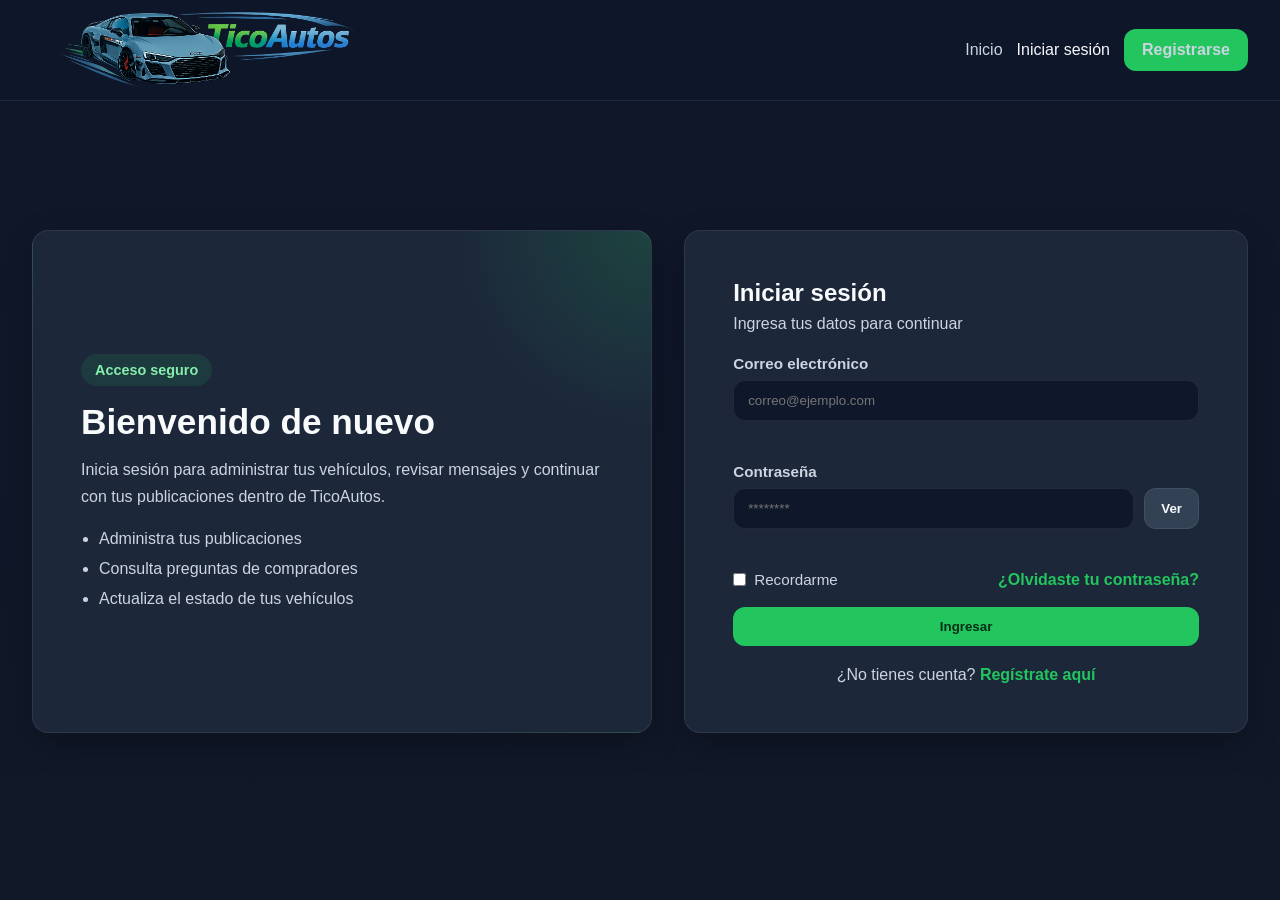
<file: index.html>
<!doctype html>
<html lang="es">

<head>
    <meta charset="utf-8" />
    <meta name="viewport" content="width=device-width, initial-scale=1.0" />
    <title>TicoAutos</title>

    <script>
        const token = sessionStorage.getItem("token");

        if (token) {
            window.location.href = "./pages/app/home.html";
        } else {
            window.location.href = "./pages/auth/login.html";
        }
    </script>

</head>

<body>
</body>

</html>
</file>
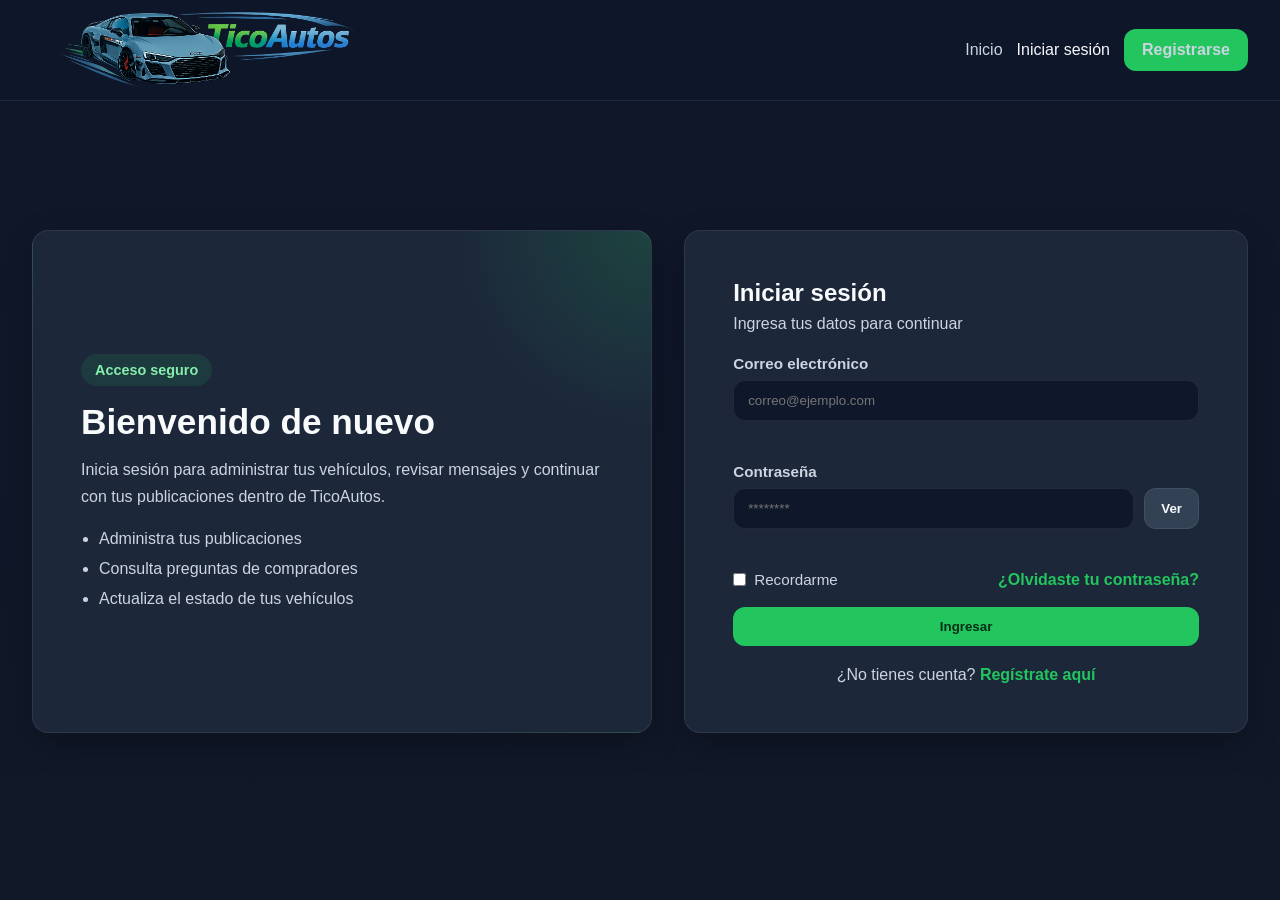
<file: pages/auth/login.html>
<!DOCTYPE html>
<html lang="es">

<head>
    <meta charset="UTF-8">
    <meta name="viewport" content="width=device-width, initial-scale=1.0">
    <title>TicoAutos | Iniciar sesión</title>

    <link rel="stylesheet" href="../../css/base/global.css">
    <link rel="stylesheet" href="../../css/auth/auth.css">
</head>

<body>
    <header class="topbar">
        <div class="container navbar">
            <a href="../public/home.html" class="brand">
                <img src="../../img/logo.png" alt="TicoAutos logo" class="logo">
            </a>

            <nav class="nav-links">
                <a href="../public/home.html">Inicio</a>
                <a href="./login.html" class="active">Iniciar sesión</a>
                <a href="./register.html" class="btn btn-primary">Registrarse</a>
            </nav>
        </div>
    </header>

    <main class="auth-page container">
        <section class="auth-wrapper">
            <div class="auth-left card">
                <span class="auth-tag">Acceso seguro</span>
                <h1>Bienvenido de nuevo</h1>
                <p>
                    Inicia sesión para administrar tus vehículos, revisar mensajes
                    y continuar con tus publicaciones dentro de TicoAutos.
                </p>

                <ul class="auth-benefits">
                    <li>Administra tus publicaciones</li>
                    <li>Consulta preguntas de compradores</li>
                    <li>Actualiza el estado de tus vehículos</li>
                </ul>
            </div>

            <div class="auth-right card">
                <div class="auth-form-header">
                    <h2>Iniciar sesión</h2>
                    <p>Ingresa tus datos para continuar</p>
                </div>

                <form id="loginForm" class="auth-form" novalidate>
                    <div class="input-group">
                        <label for="email">Correo electrónico</label>
                        <input type="email" id="email" placeholder="correo@ejemplo.com">
                        <small class="field-error" id="emailError"></small>
                    </div>

                    <div class="input-group">
                        <label for="password">Contraseña</label>
                        <div class="password-box">
                            <input type="password" id="password" placeholder="********">
                            <button type="button" class="toggle-password" id="togglePassword">Ver</button>
                        </div>
                        <small class="field-error" id="passwordError"></small>
                    </div>

                    <div class="auth-options">
                        <label class="remember-box">
                            <input type="checkbox" id="rememberMe">
                            <span>Recordarme</span>
                        </label>

                        <a href="#" class="auth-link">¿Olvidaste tu contraseña?</a>
                    </div>

                    <button type="submit" class="btn btn-primary auth-submit">Ingresar</button>

                    <div class="form-message hidden" id="formMessage"></div>
                </form>

                <div class="auth-footer">
                    <p>
                        ¿No tienes cuenta?
                        <a href="./register.html">Regístrate aquí</a>
                    </p>
                </div>
            </div>
        </section>
    </main>

    <script type="module" src="../../js/auth/login.js"></script>
</body>

</html>
</file>
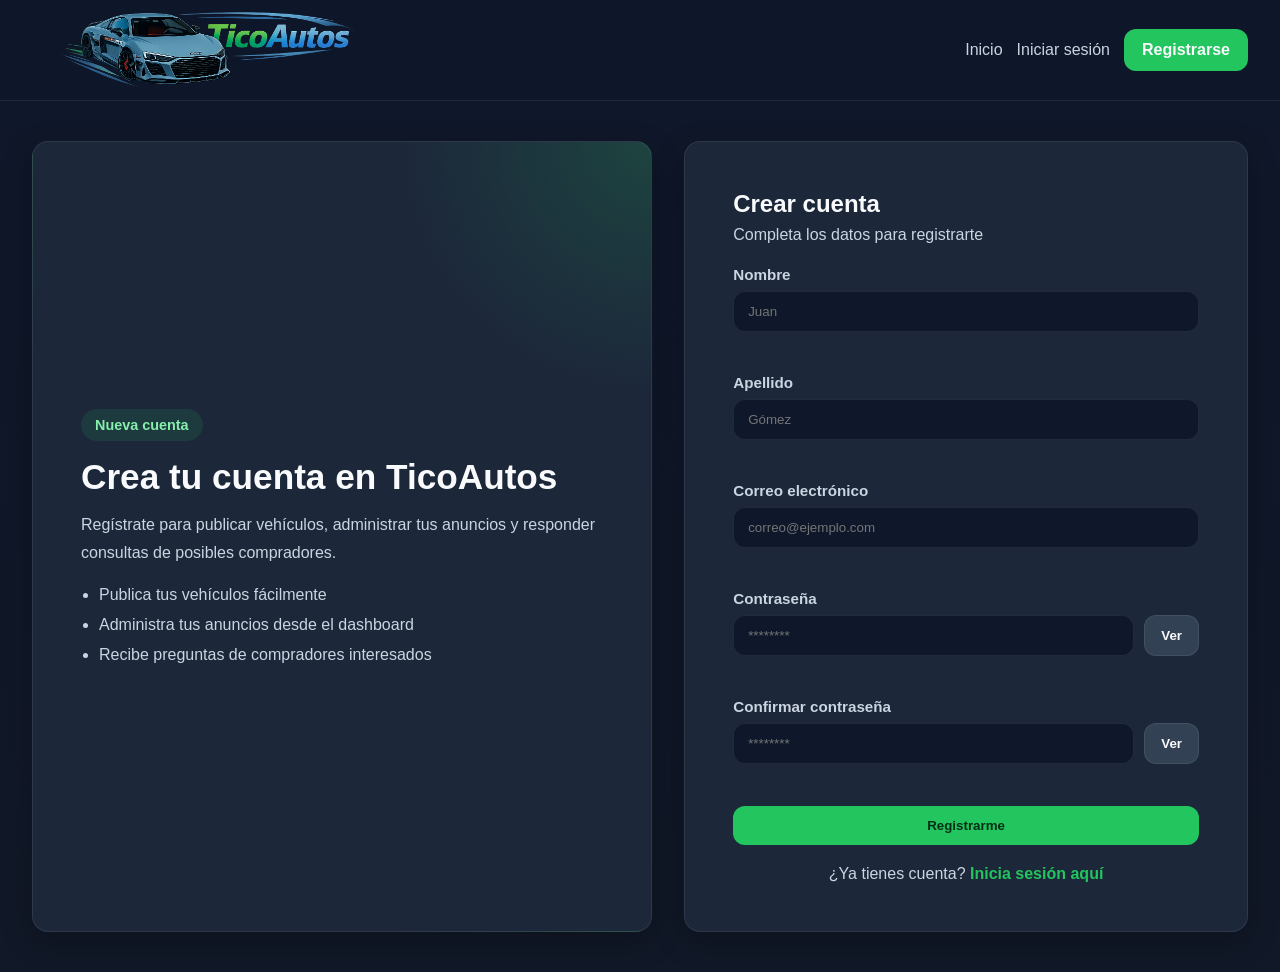
<file: pages/auth/register.html>
<!DOCTYPE html>
<html lang="es">

<head>
    <meta charset="UTF-8">
    <meta name="viewport" content="width=device-width, initial-scale=1.0">
    <title>TicoAutos | Registro</title>

    <link rel="stylesheet" href="../../css/base/global.css">
    <link rel="stylesheet" href="../../css/auth/auth.css">
</head>

<body>
    <header class="topbar">
        <div class="container navbar">
            <a href="../public/home.html" class="brand">
                <img src="../../img/logo.png" alt="TicoAutos logo" class="logo">
            </a>
            
            <nav class="nav-links">
                <a href="../public/home.html">Inicio</a>
                <a href="./login.html">Iniciar sesión</a>
                <a href="./register.html" class="active btn btn-primary">Registrarse</a>
            </nav>
        </div>
    </header>

    <main class="auth-page container">
        <section class="auth-wrapper">
            <div class="auth-left card">
                <span class="auth-tag">Nueva cuenta</span>
                <h1>Crea tu cuenta en TicoAutos</h1>
                <p>
                    Regístrate para publicar vehículos, administrar tus anuncios
                    y responder consultas de posibles compradores.
                </p>

                <ul class="auth-benefits">
                    <li>Publica tus vehículos fácilmente</li>
                    <li>Administra tus anuncios desde el dashboard</li>
                    <li>Recibe preguntas de compradores interesados</li>
                </ul>
            </div>

            <div class="auth-right card">
                <div class="auth-form-header">
                    <h2>Crear cuenta</h2>
                    <p>Completa los datos para registrarte</p>
                </div>

                <form id="registerForm" class="auth-form" novalidate>
                    <div class="input-group">
                        <label for="name">Nombre</label>
                        <input type="text" id="name" placeholder="Juan">
                        <small class="field-error" id="nameError"></small>
                    </div>

                    <div class="input-group">
                        <label for="lastName">Apellido</label>
                        <input type="text" id="lastName" placeholder="Gómez">
                        <small class="field-error" id="lastNameError"></small>
                    </div>

                    <div class="input-group">
                        <label for="email">Correo electrónico</label>
                        <input type="email" id="email" placeholder="correo@ejemplo.com">
                        <small class="field-error" id="emailError"></small>
                    </div>

                    <div class="input-group">
                        <label for="password">Contraseña</label>
                        <div class="password-box">
                            <input type="password" id="password" placeholder="********">
                            <button type="button" class="toggle-password" id="togglePassword">Ver</button>
                        </div>
                        <small class="field-error" id="passwordError"></small>
                    </div>

                    <div class="input-group">
                        <label for="confirmPassword">Confirmar contraseña</label>
                        <div class="password-box">
                            <input type="password" id="confirmPassword" placeholder="********">
                            <button type="button" class="toggle-password" id="toggleConfirmPassword">Ver</button>
                        </div>
                        <small class="field-error" id="confirmPasswordError"></small>
                    </div>

                    <button type="submit" class="btn btn-primary auth-submit">Registrarme</button>

                    <div class="form-message hidden" id="formMessage"></div>
                </form>

                <div class="auth-footer">
                    <p>
                        ¿Ya tienes cuenta?
                        <a href="./login.html">Inicia sesión aquí</a>
                    </p>
                </div>
            </div>
        </section>
    </main>

    <script type="module" src="../../js/auth/register.js"></script>
</body>

</html>
</file>
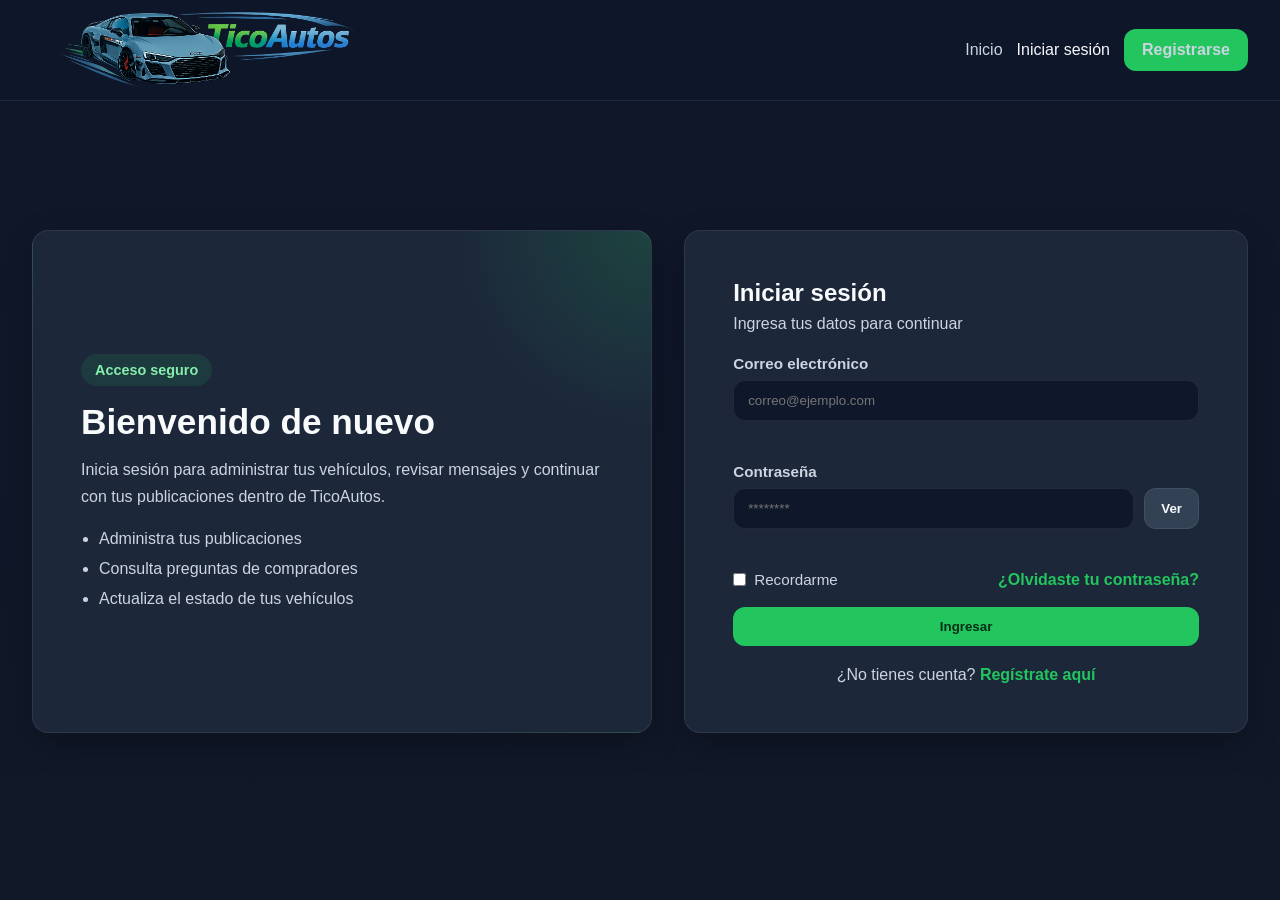
<file: pages/dashboard/dashboard.html>
<!DOCTYPE html>
<html lang="es">

<head>
    <meta charset="UTF-8">
    <meta name="viewport" content="width=device-width, initial-scale=1.0">
    <title>TicoAutos | Dashboard</title>

    <link rel="stylesheet" href="../../css/base/global.css">
    <link rel="stylesheet" href="../../css/dashboard/dashboard.css">
</head>

<body>
    <header class="topbar">
        <div class="container navbar">
            <a href="../public/home.html" class="brand">
                <img src="../../img/logo.png" alt="TicoAutos logo" class="logo">
            </a>

            <nav class="nav-links">
                <a href="./dashboard.html" class="active">Dashboard</a>
                <a href="./vehicle.my.html">Mis vehículos</a>
                <a href="./vehicle.create.html">Publicar</a>
                <a href="./inbox.list.html">Inbox</a>
                <a href="../auth/login.html" id="logoutLink">Cerrar sesión</a>
            </nav>
        </div>
    </header>

    <main class="container dashboard-page">
        <section class="dashboard-hero card">
            <div>
                <span class="hero-tag">Panel principal</span>
                <h1>Bienvenido, <span id="userName">Usuario</span></h1>
                <p>
                    Desde aquí puedes administrar tus vehículos, revisar el estado
                    de tus publicaciones y responder consultas de compradores.
                </p>
            </div>

            <div class="hero-actions">
                <a href="./vehicle.create.html" class="btn btn-primary">Publicar vehículo</a>
                <a href="./vehicle.my.html" class="btn btn-secondary">Ver mis vehículos</a>
            </div>
        </section>

        <section class="stats-grid">
            <article class="card stat-card">
                <span>Vehículos publicados</span>
                <strong id="publishedCount">6</strong>
                <p>Total de publicaciones registradas.</p>
            </article>

            <article class="card stat-card">
                <span>Disponibles</span>
                <strong id="availableCount">4</strong>
                <p>Vehículos listos para recibir consultas.</p>
            </article>

            <article class="card stat-card">
                <span>Vendidos</span>
                <strong id="soldCount">2</strong>
                <p>Publicaciones finalizadas con éxito.</p>
            </article>

            <article class="card stat-card">
                <span>Mensajes nuevos</span>
                <strong id="messagesCount">5</strong>
                <p>Consultas pendientes de revisar.</p>
            </article>
        </section>

        <section class="dashboard-content">
            <div class="dashboard-column">
                <article class="card panel-card">
                    <div class="panel-head">
                        <h2>Accesos rápidos</h2>
                    </div>

                    <div class="quick-links">
                        <a href="./vehicle.create.html" class="quick-link">
                            <h3>Publicar vehículo</h3>
                            <p>Crea una nueva publicación para vender tu auto.</p>
                        </a>

                        <a href="./vehicle.my.html" class="quick-link">
                            <h3>Mis vehículos</h3>
                            <p>Administra tus autos publicados y su estado.</p>
                        </a>

                        <a href="./inbox.list.html" class="quick-link">
                            <h3>Inbox</h3>
                            <p>Revisa consultas y responde a compradores.</p>
                        </a>
                    </div>
                </article>


            </div>

            <div class="dashboard-column">
                <article class="card panel-card">
                    <div class="panel-head">
                        <h2>Resumen general</h2>
                    </div>

                    <div class="summary-box">
                        <div class="summary-item">
                            <span>Última publicación</span>
                            <strong id="lastPublication">—</strong>
                        </div>
                        <div class="summary-item">
                            <span>Última consulta</span>
                            <strong id="lastQuery">—</strong>
                        </div>
                    </div>
                </article>

                <article class="card panel-card">
                    <div class="panel-head">
                        <h2>Estado del perfil</h2>
                    </div>

                    <div class="profile-status">
                        <div class="status-row">
                            <span>Cuenta activa</span>
                            <span class="badge badge-success">Sí</span>
                        </div>

                        <div class="status-row">
                            <span>Vehículos disponibles</span>
                            <span class="badge badge-success" id="availableBadge">—</span>
                        </div>
                        <div class="status-row">
                            <span>Mensajes pendientes</span>
                            <span class="badge badge-warning" id="messagesBadge">—</span>
                        </div>
                    </div>
                </article>
            </div>
        </section>
    </main>

    <footer class="footer">
        <div class="container">
            <p>TicoAutos © 2026 - Panel de usuario</p>
        </div>
    </footer>

    <script src="../../js/core/config.js"></script>
    <script src="../../js/core/storage.js"></script>
    <script src="../../js/core/http.js"></script>
    <script src="../../js/guards/requireAuth.js"></script>
    <script type="module" src="../../js/dashboard/dashboard.js"></script>
</body>

</html>
</file>
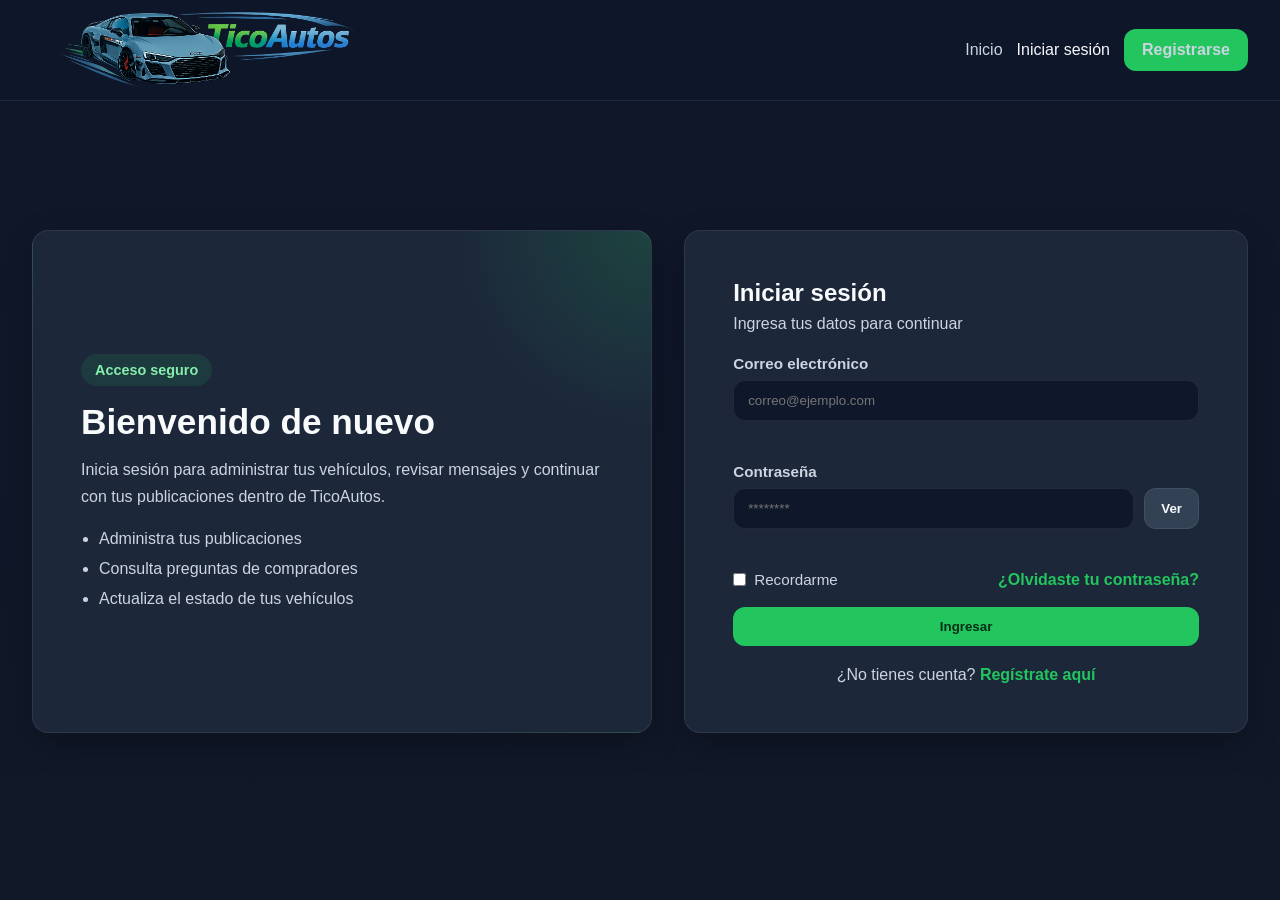
<file: pages/dashboard/inbox.conversation.html>
<!DOCTYPE html>
<html lang="es">

<head>
    <meta charset="UTF-8">
    <meta name="viewport" content="width=device-width, initial-scale=1.0">
    <title>TicoAutos | Conversación</title>

    <link rel="stylesheet" href="../../css/base/global.css">
    <link rel="stylesheet" href="../../css/dashboard/inbox.css">
</head>

<body>
    <header class="topbar">
        <div class="container navbar">
            <a href="../public/home.html" class="brand">
                <img src="../../img/logo.png" alt="TicoAutos logo" class="logo">
            </a>
            
            <nav class="nav-links">
                <a href="./dashboard.html">Dashboard</a>
                <a href="./vehicle.my.html">Mis vehículos</a>
                <a href="./vehicle.create.html">Publicar</a>
                <a href="./inbox.list.html" class="active">Inbox</a>
                <a href="../auth/login.html" id="logoutLink">Cerrar sesión</a>
            </nav>
        </div>
    </header>

    <main class="container conversation-page">
        <section class="breadcrumb">
            <a href="./inbox.list.html">Inbox</a>
            <span>/</span>
            <span>Conversación</span>
        </section>

        <section class="conversation-layout">
            <aside class="card conversation-side">
                <span class="page-tag">Detalle</span>
                <h1 id="vehicleTitle">Vehículo</h1>
                <p id="vehicleMeta">Consulta del comprador</p>

                <div class="conversation-meta">
                    <div class="meta-row">
                        <span>Estado</span>
                        <strong id="conversationStatus">Pendiente</strong>
                    </div>
                    <div class="meta-row">
                        <span>Comprador</span>
                        <strong id="buyerName">Usuario</strong>
                    </div>
                    <div class="meta-row">
                        <span>Fecha pregunta</span>
                        <strong id="questionDate">-</strong>
                    </div>
                    <div class="meta-row">
                        <span>Fecha respuesta</span>
                        <strong id="answerDate">-</strong>
                    </div>
                </div>

                <a href="./inbox.list.html" class="btn btn-secondary full-btn">Volver al inbox</a>
            </aside>

            <section class="card conversation-main">
                <div class="panel-head">
                    <h2>Historial</h2>
                </div>

                <div class="messages-box" id="messagesBox"></div>

                <form id="answerForm" class="answer-form">
                    <label for="answerText">Responder pregunta</label>
                    <textarea id="answerText" placeholder="Escribe una respuesta clara para el comprador..."></textarea>
                    <div class="answer-actions">
                        <button type="submit" class="btn btn-primary">Enviar respuesta</button>
                    </div>
                </form>

                <div class="form-message hidden" id="formMessage"></div>
            </section>
        </section>
    </main>

    <footer class="footer">
        <div class="container">
            <p>TicoAutos © 2026 - Conversación de consulta</p>
        </div>
    </footer>

    <script type="module" src="../../js/dashboard/inbox.conversation.js"></script>
</body>

</html>
</file>
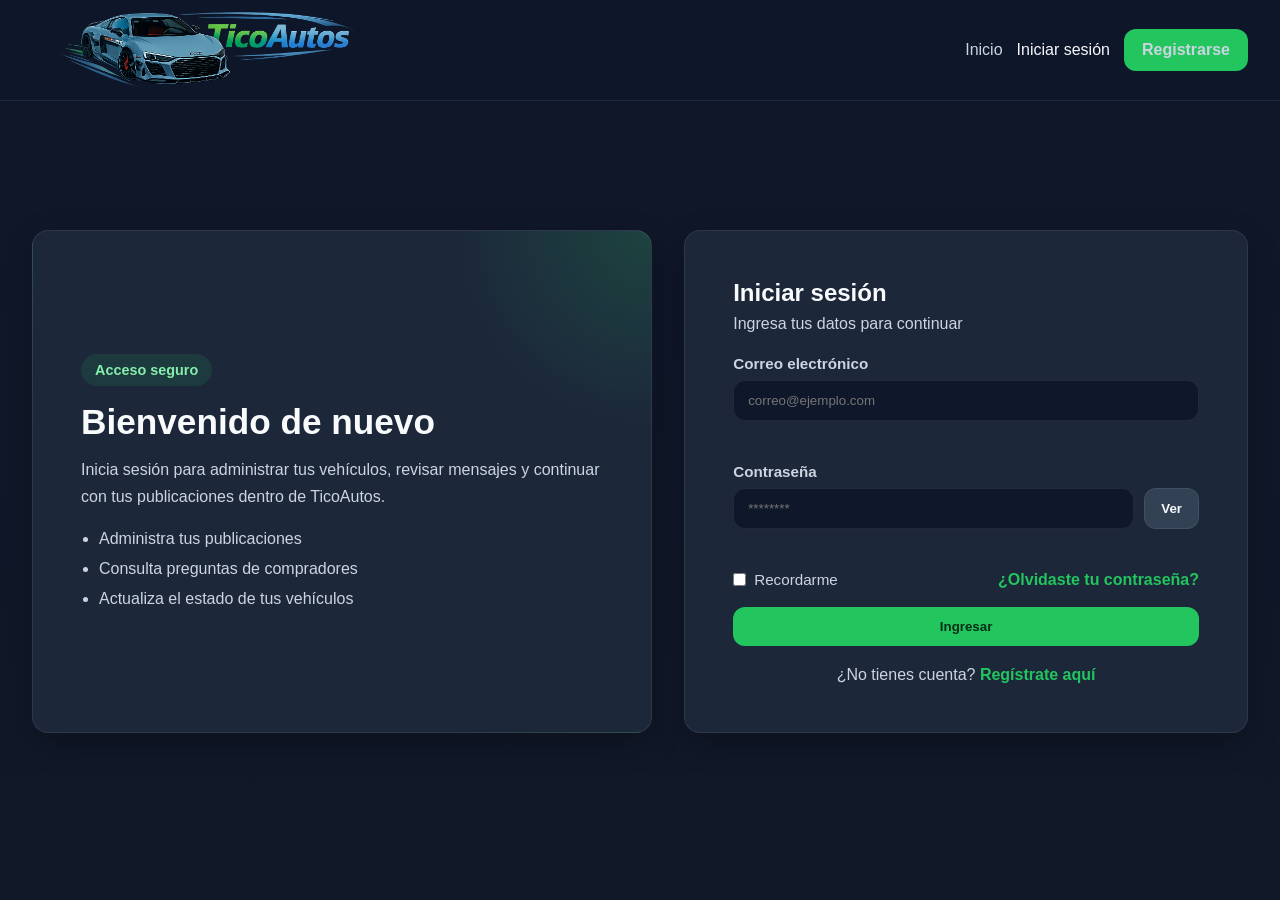
<file: pages/dashboard/inbox.list.html>
<!DOCTYPE html>
<html lang="es">

<head>
    <meta charset="UTF-8">
    <meta name="viewport" content="width=device-width, initial-scale=1.0">
    <title>TicoAutos | Inbox</title>

    <link rel="stylesheet" href="../../css/base/global.css">
    <link rel="stylesheet" href="../../css/dashboard/inbox.css">
</head>

<body>
    <header class="topbar">
        <div class="container navbar">
            <a href="../public/home.html" class="brand">
                <img src="../../img/logo.png" alt="TicoAutos logo" class="logo">
            </a>
            
            <nav class="nav-links">
                <a href="./dashboard.html">Dashboard</a>
                <a href="./vehicle.my.html">Mis vehículos</a>
                <a href="./vehicle.create.html">Publicar</a>
                <a href="./inbox.list.html" class="active">Inbox</a>
                <a href="../auth/login.html" id="logoutLink">Cerrar sesión</a>
            </nav>
        </div>
    </header>

    <main class="container inbox-page">
        <section class="card inbox-hero">
            <div>
                <span class="page-tag">Mensajería</span>
                <h1>Inbox de consultas</h1>
                <p>
                    Revisa preguntas sobre tus vehículos y accede al historial de conversación.
                </p>
            </div>
        </section>

        <section class="card inbox-toolbar">
            <div class="toolbar-grid">
                <div class="input-group">
                    <label for="searchConversation">Buscar</label>
                    <input type="text" id="searchConversation" placeholder="Buscar por vehículo o usuario">
                </div>

                <div class="input-group">
                    <label for="statusFilter">Estado</label>
                    <select id="statusFilter">
                        <option value="">Todos</option>
                        <option value="pendiente">Pendiente</option>
                        <option value="respondida">Respondida</option>
                    </select>
                </div>
            </div>
        </section>

        <section class="inbox-list" id="conversationList"></section>

        <section class="card empty-state hidden" id="emptyState">
            <h3>No hay conversaciones para mostrar</h3>
            <p>Prueba ajustando los filtros o espera nuevas consultas.</p>
        </section>
    </main>

    <footer class="footer">
        <div class="container">
            <p>TicoAutos © 2026 - Inbox de consultas</p>
        </div>
    </footer>

    <script type="module" src="../../js/dashboard/inbox.list.js"></script>
</body>

</html>
</file>
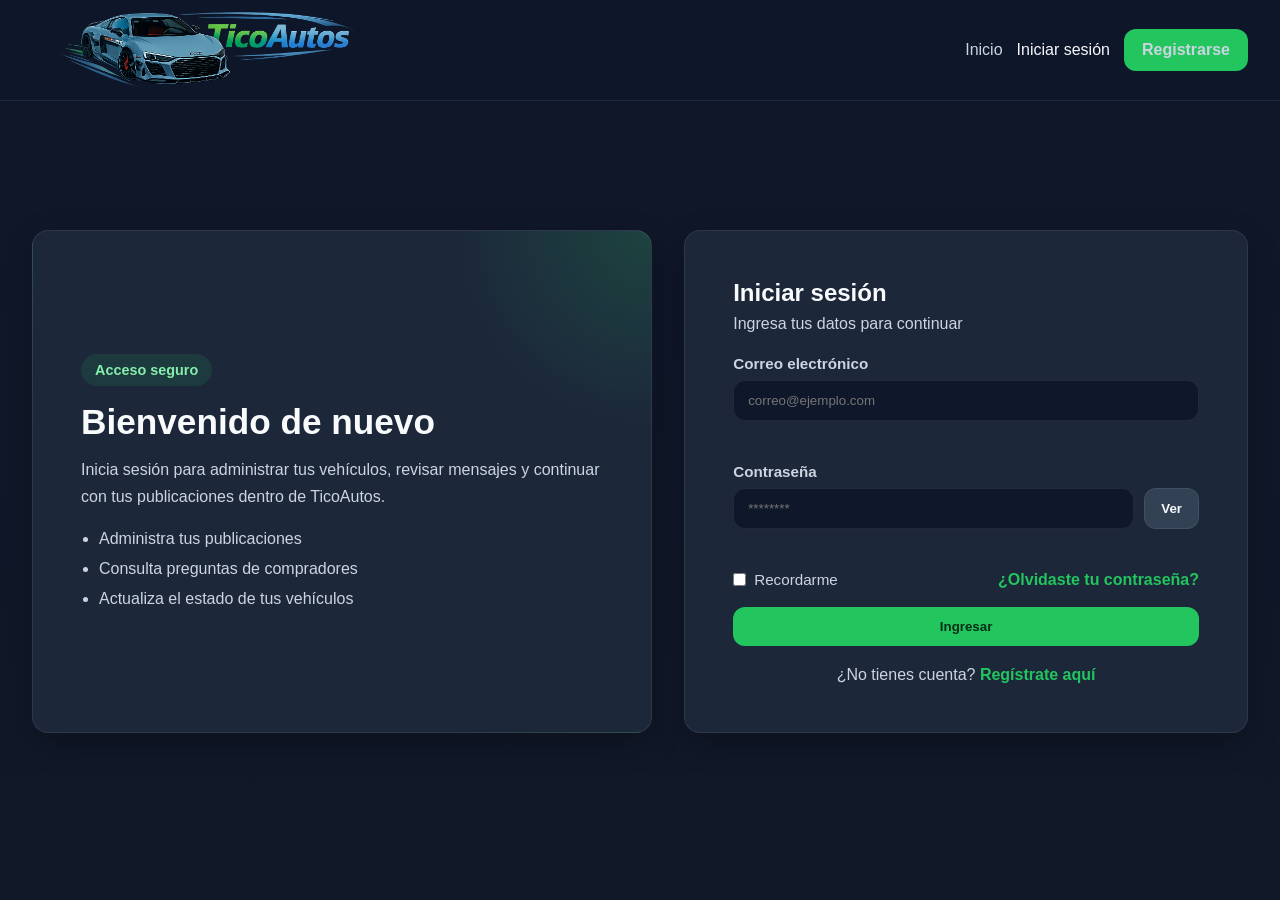
<file: pages/dashboard/vehicle.create.html>
<!DOCTYPE html>
<html lang="es">

<head>
    <meta charset="UTF-8">
    <meta name="viewport" content="width=device-width, initial-scale=1.0">
    <title>TicoAutos | Publicar vehículo</title>

    <link rel="stylesheet" href="../../css/base/global.css">
    <link rel="stylesheet" href="../../css/dashboard/vehicle.form.css">
</head>

<body>
    <header class="topbar">
        <div class="container navbar">
            <a href="../public/home.html" class="brand">
                <img src="../../img/logo.png" alt="TicoAutos logo" class="logo">
            </a>
            
            <nav class="nav-links">
                <a href="./dashboard.html">Dashboard</a>
                <a href="./vehicle.my.html">Mis vehículos</a>
                <a href="./vehicle.create.html" class="active">Publicar</a>
                <a href="./inbox.list.html">Inbox</a>
                <a href="../auth/login.html" id="logoutLink">Cerrar sesión</a>
            </nav>
        </div>
    </header>

    <main class="container vehicle-form-page">
        <section class="form-top card">
            <div>
                <span class="page-tag">Nueva publicación</span>
                <h1>Publicar vehículo</h1>
                <p>
                    Completa la información del vehículo para crear una nueva publicación
                    dentro de TicoAutos.
                </p>
            </div>
        </section>

        <section class="card form-card">
            <form id="vehicleCreateForm" class="vehicle-form" novalidate>
                <div class="form-grid">
                    <div class="input-group">
                        <label for="brand">Marca</label>
                        <input type="text" id="brand" placeholder="Toyota">
                        <small class="field-error" id="brandError"></small>
                    </div>

                    <div class="input-group">
                        <label for="model">Modelo</label>
                        <input type="text" id="model" placeholder="Corolla">
                        <small class="field-error" id="modelError"></small>
                    </div>

                    <div class="input-group">
                        <label for="year">Año</label>
                        <input type="number" id="year" placeholder="2020">
                        <small class="field-error" id="yearError"></small>
                    </div>

                    <div class="input-group">
                        <label for="price">Precio</label>
                        <input type="number" id="price" placeholder="18900">
                        <small class="field-error" id="priceError"></small>
                    </div>

                    <div class="input-group">
                        <label for="status">Estado</label>
                        <select id="status">
                            <option value="">Selecciona un estado</option>
                            <option value="disponible">Disponible</option>
                            <option value="vendido">Vendido</option>
                        </select>
                        <small class="field-error" id="statusError"></small>
                    </div>

                    <div class="input-group">
                        <label for="transmission">Transmisión</label>
                        <select id="transmission">
                            <option value="">Selecciona una transmisión</option>
                            <option value="automática">Automática</option>
                            <option value="manual">Manual</option>
                        </select>
                        <small class="field-error" id="transmissionError"></small>
                    </div>

                    <div class="input-group">
                        <label for="fuel">Combustible</label>
                        <select id="fuel">
                            <option value="">Selecciona un combustible</option>
                            <option value="gasolina">Gasolina</option>
                            <option value="diesel">Diesel</option>
                            <option value="híbrido">Híbrido</option>
                            <option value="eléctrico">Eléctrico</option>
                        </select>
                        <small class="field-error" id="fuelError"></small>
                    </div>

                    <div class="input-group">
                        <label for="mileage">Kilometraje</label>
                        <input type="number" id="mileage" placeholder="52000">
                        <small class="field-error" id="mileageError"></small>
                    </div>

                    <div class="input-group">
                        <label for="color">Color</label>
                        <input type="text" id="color" placeholder="Gris">
                        <small class="field-error" id="colorError"></small>
                    </div>

                    <div class="input-group">
                        <label for="location">Ubicación</label>
                        <input type="text" id="location" placeholder="San José, Costa Rica">
                        <small class="field-error" id="locationError"></small>
                    </div>

                    <div class="input-group full">
                        <label for="description">Descripción</label>
                        <textarea id="description"
                            placeholder="Describe el estado general, extras, mantenimiento, detalles importantes, etc."></textarea>
                        <small class="field-error" id="descriptionError"></small>
                    </div>

                    <div class="input-group full">
                        <label for="images">Imágenes del vehículo</label>
                        <input type="file" id="images" multiple accept="image/*">
                        <small class="field-error" id="imagesError"></small>
                        <div class="upload-note">
                            Puedes seleccionar una o varias imágenes del vehículo.
                        </div>
                    </div>
                </div>

                <div class="preview-box card">
                    <h2>Vista previa rápida</h2>
                    <div class="preview-content">
                        <div class="preview-image">
                            <img id="previewImage" alt="Preview vehículo">
                        </div>
                        <div class="preview-info">
                            <h3 id="previewTitle">Marca Modelo Año</h3>
                            <p id="previewMeta">Transmisión · Combustible · Kilometraje</p>
                            <strong id="previewPrice">$0</strong>
                            <span class="badge badge-success" id="previewStatus">Estado</span>
                        </div>
                    </div>
                </div>

                <div class="form-actions">
                    <button type="submit" class="btn btn-primary">Guardar publicación</button>
                    <a href="./vehicle.my.html" class="btn btn-secondary">Cancelar</a>
                </div>

                <div class="form-message hidden" id="formMessage"></div>
            </form>
        </section>
    </main>

    <footer class="footer">
        <div class="container">
            <p>TicoAutos © 2026 - Publicación de vehículos</p>
        </div>
    </footer>

    <script type="module" src="../../js/dashboard/vehicle.create.js"></script>
</body>

</html>
</file>
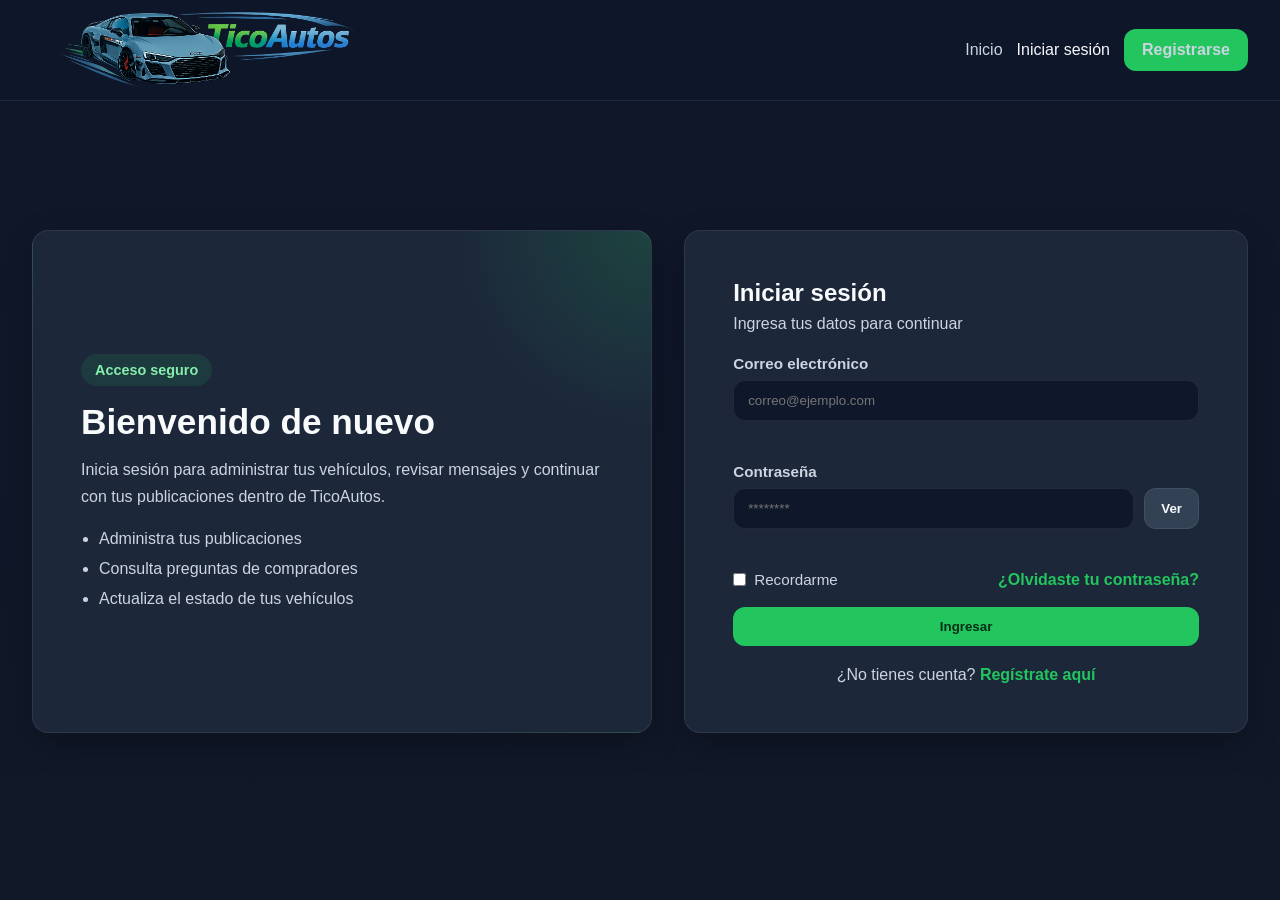
<file: pages/dashboard/vehicle.edit.html>
<!DOCTYPE html>
<html lang="es">

<head>
    <meta charset="UTF-8">
    <meta name="viewport" content="width=device-width, initial-scale=1.0">
    <title>TicoAutos | Editar vehículo</title>

    <link rel="stylesheet" href="../../css/base/global.css">
    <link rel="stylesheet" href="../../css/dashboard/vehicle.form.css">
</head>

<body>
    <header class="topbar">
        <div class="container navbar">
            <a href="../public/home.html" class="brand">
                <img src="../../img/logo.png" alt="TicoAutos logo" class="logo">
            </a>
            
            <nav class="nav-links">
                <a href="./dashboard.html">Dashboard</a>
                <a href="./vehicle.my.html" class="active">Mis vehículos</a>
                <a href="./vehicle.create.html">Publicar</a>
                <a href="./inbox.list.html">Inbox</a>
                <a href="../auth/login.html" id="logoutLink">Cerrar sesión</a>
            </nav>
        </div>
    </header>

    <main class="container vehicle-form-page">
        <section class="form-top card">
            <div>
                <span class="page-tag">Editar publicación</span>
                <h1>Editar vehículo</h1>
                <p>Actualiza la información de tu publicación.</p>
            </div>
        </section>

        <section class="card form-card">
            <form id="vehicleEditForm" class="vehicle-form" novalidate>
                <div class="form-grid">
                    <div class="input-group">
                        <label for="brand">Marca</label>
                        <input type="text" id="brand" placeholder="Toyota">
                        <small class="field-error" id="brandError"></small>
                    </div>

                    <div class="input-group">
                        <label for="model">Modelo</label>
                        <input type="text" id="model" placeholder="Corolla">
                        <small class="field-error" id="modelError"></small>
                    </div>

                    <div class="input-group">
                        <label for="year">Año</label>
                        <input type="number" id="year" placeholder="2020">
                        <small class="field-error" id="yearError"></small>
                    </div>

                    <div class="input-group">
                        <label for="price">Precio</label>
                        <input type="number" id="price" placeholder="18900">
                        <small class="field-error" id="priceError"></small>
                    </div>

                    <div class="input-group">
                        <label for="status">Estado</label>
                        <select id="status">
                            <option value="">Selecciona un estado</option>
                            <option value="disponible">Disponible</option>
                            <option value="vendido">Vendido</option>
                        </select>
                        <small class="field-error" id="statusError"></small>
                    </div>

                    <div class="input-group">
                        <label for="transmission">Transmisión</label>
                        <select id="transmission">
                            <option value="">Selecciona una transmisión</option>
                            <option value="automática">Automática</option>
                            <option value="manual">Manual</option>
                        </select>
                        <small class="field-error" id="transmissionError"></small>
                    </div>

                    <div class="input-group">
                        <label for="fuel">Combustible</label>
                        <select id="fuel">
                            <option value="">Selecciona un combustible</option>
                            <option value="gasolina">Gasolina</option>
                            <option value="diesel">Diesel</option>
                            <option value="híbrido">Híbrido</option>
                            <option value="eléctrico">Eléctrico</option>
                        </select>
                        <small class="field-error" id="fuelError"></small>
                    </div>

                    <div class="input-group">
                        <label for="mileage">Kilometraje</label>
                        <input type="number" id="mileage" placeholder="52000">
                        <small class="field-error" id="mileageError"></small>
                    </div>

                    <div class="input-group">
                        <label for="color">Color</label>
                        <input type="text" id="color" placeholder="Gris">
                        <small class="field-error" id="colorError"></small>
                    </div>

                    <div class="input-group">
                        <label for="location">Ubicación</label>
                        <input type="text" id="location" placeholder="San José, Costa Rica">
                        <small class="field-error" id="locationError"></small>
                    </div>

                    <div class="input-group full">
                        <label for="description">Descripción</label>
                        <textarea id="description"></textarea>
                        <small class="field-error" id="descriptionError"></small>
                    </div>

                    <div class="input-group full">
                        <label for="images">Imágenes del vehículo</label>
                        <input type="file" id="images" multiple accept="image/*">
                        <small class="field-error" id="imagesError"></small>
                        <div class="upload-note">
                            Puedes reemplazar la imagen principal del vehículo.
                        </div>
                    </div>
                </div>

                <div class="preview-box card">
                    <h2>Vista previa rápida</h2>
                    <div class="preview-content">
                        <div class="preview-image">
                            <img id="previewImage" alt="Preview vehículo">
                        </div>
                        <div class="preview-info">
                            <h3 id="previewTitle">Marca Modelo Año</h3>
                            <p id="previewMeta">Transmisión · Combustible · Kilometraje</p>
                            <strong id="previewPrice">$0</strong>
                            <span class="badge badge-success" id="previewStatus">Estado</span>
                        </div>
                    </div>
                </div>

                <div class="form-actions">
                    <button type="submit" class="btn btn-primary">Guardar cambios</button>
                    <a href="./vehicle.my.html" class="btn btn-secondary">Cancelar</a>
                </div>

                <div class="form-message hidden" id="formMessage"></div>
            </form>
        </section>
    </main>

    <footer class="footer">
        <div class="container">
            <p>TicoAutos © 2026 - Edición de vehículo</p>
        </div>
    </footer>

    <script type="module" src="../../js/dashboard/vehicle.edit.js"></script>
</body>

</html>
</file>
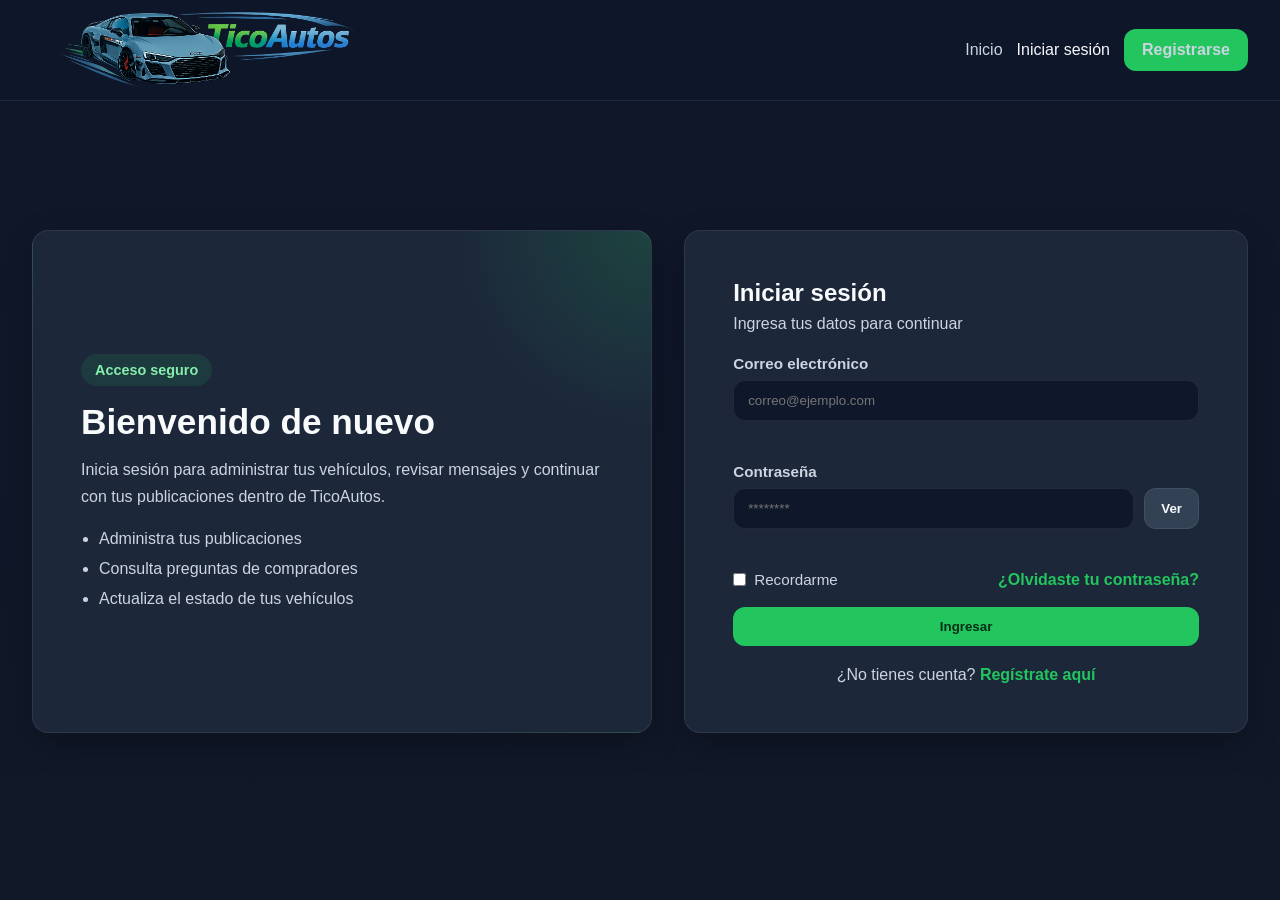
<file: pages/dashboard/vehicle.my.html>
<!DOCTYPE html>
<html lang="es">

<head>
    <meta charset="UTF-8">
    <meta name="viewport" content="width=device-width, initial-scale=1.0">
    <title>TicoAutos | Mis vehículos</title>

    <link rel="stylesheet" href="../../css/base/global.css">
    <link rel="stylesheet" href="../../css/dashboard/vehicle.my.css">
</head>

<body>
    <header class="topbar">
        <div class="container navbar">
            <a href="../public/home.html" class="brand">
                <img src="../../img/logo.png" alt="TicoAutos logo" class="logo">
            </a>

            <nav class="nav-links">
                <a href="./dashboard.html">Dashboard</a>
                <a href="./vehicle.my.html" class="active">Mis vehículos</a>
                <a href="./vehicle.create.html">Publicar</a>
                <a href="./inbox.list.html">Inbox</a>
                <a href="../auth/login.html" id="logoutLink">Cerrar sesión</a>
            </nav>
        </div>
    </header>

    <main class="container vehicle-my-page">
        <section class="page-top card">
            <div>
                <span class="page-tag">Gestión de publicaciones</span>
                <h1>Mis vehículos</h1>
                <p>
                    Administra tus vehículos publicados, actualiza su estado
                    y accede rápidamente a las acciones principales.
                </p>
            </div>

            <div class="page-actions">
                <a href="./vehicle.create.html" class="btn btn-primary">+ Publicar vehículo</a>
            </div>
        </section>

        <section class="toolbar card">
            <div class="toolbar-left">
                <div class="input-group search-group">
                    <label for="searchVehicle">Buscar vehículo</label>
                    <input type="text" id="searchVehicle" placeholder="Buscar por marca o modelo">
                </div>

                <div class="input-group filter-group">
                    <label for="statusFilter">Filtrar por estado</label>
                    <select id="statusFilter">
                        <option value="">Todos</option>
                        <option value="disponible">Disponible</option>
                        <option value="reservado">Reservado</option>
                        <option value="vendido">Vendido</option>
                    </select>
                </div>
            </div>

            <div class="toolbar-right">
                <p id="resultsInfo">Mostrando 0 vehículos.</p>
            </div>
        </section>

        <section class="vehicle-list" id="vehicleList">
            <article class="vehicle-item card" data-brand="Toyota" data-model="Corolla" data-status="disponible">
                <div class="vehicle-thumb"></div>

                <div class="vehicle-info">
                    <div class="vehicle-title-row">
                        <h2>Toyota Corolla 2020</h2>
                        <span class="badge badge-success">Disponible</span>
                    </div>

                    <p class="vehicle-meta">Automático · Gasolina · 52,000 km</p>
                    <p class="vehicle-price">$18,900</p>
                    <p class="vehicle-description">
                        Vehículo en excelente estado, mantenimiento al día y listo para traspaso.
                    </p>
                </div>

                <div class="vehicle-actions">
                    <a href="./vehicle.edit.html?id=1" class="btn btn-secondary">Editar</a> <button type="button"
                        class="btn btn-primary status-btn" data-next-status="vendido">Marcar vendido</button>
                    <button type="button" class="btn btn-danger delete-btn">Eliminar</button>
                </div>
            </article>

            <article class="vehicle-item card" data-brand="Hyundai" data-model="Tucson" data-status="reservado">
                <div class="vehicle-thumb"></div>

                <div class="vehicle-info">
                    <div class="vehicle-title-row">
                        <h2>Hyundai Tucson 2019</h2>
                        <span class="badge badge-warning">Reservado</span>
                    </div>

                    <p class="vehicle-meta">Automático · Diesel · 73,000 km</p>
                    <p class="vehicle-price">$21,500</p>
                    <p class="vehicle-description">
                        SUV cómoda y espaciosa, excelente para uso familiar.
                    </p>
                </div>

                <div class="vehicle-actions">
                    <a href="./vehicle.edit.html" class="btn btn-secondary">Editar</a>
                    <button type="button" class="btn btn-primary status-btn" data-next-status="disponible">Marcar
                        disponible</button>
                    <button type="button" class="btn btn-danger delete-btn">Eliminar</button>
                </div>
            </article>

            <article class="vehicle-item card" data-brand="Honda" data-model="Civic" data-status="disponible">
                <div class="vehicle-thumb"></div>

                <div class="vehicle-info">
                    <div class="vehicle-title-row">
                        <h2>Honda Civic 2021</h2>
                        <span class="badge badge-success">Disponible</span>
                    </div>

                    <p class="vehicle-meta">Manual · Gasolina · 39,000 km</p>
                    <p class="vehicle-price">$22,300</p>
                    <p class="vehicle-description">
                        Excelente rendimiento y diseño deportivo.
                    </p>
                </div>

                <div class="vehicle-actions">
                    <a href="./vehicle.edit.html" class="btn btn-secondary">Editar</a>
                    <button type="button" class="btn btn-primary status-btn" data-next-status="vendido">Marcar
                        vendido</button>
                    <button type="button" class="btn btn-danger delete-btn">Eliminar</button>
                </div>
            </article>

            <article class="vehicle-item card" data-brand="Honda" data-model="CR-V" data-status="vendido">
                <div class="vehicle-thumb"></div>

                <div class="vehicle-info">
                    <div class="vehicle-title-row">
                        <h2>Honda CR-V 2017</h2>
                        <span class="badge badge-danger">Vendido</span>
                    </div>

                    <p class="vehicle-meta">Automático · Gasolina · 92,000 km</p>
                    <p class="vehicle-price">$19,800</p>
                    <p class="vehicle-description">
                        Vehículo ya vendido, publicación mantenida como referencia.
                    </p>
                </div>

                <div class="vehicle-actions">
                    <a href="./vehicle.edit.html" class="btn btn-secondary">Editar</a>
                    <button type="button" class="btn btn-primary status-btn" data-next-status="disponible">Marcar
                        disponible</button>
                    <button type="button" class="btn btn-danger delete-btn">Eliminar</button>
                </div>
            </article>
        </section>

        <section class="empty-state card hidden" id="emptyState">
            <h3>Aún no tenés vehículos publicados</h3>
            <p>Hacé clic en "+ Publicar vehículo" para agregar tu primer auto.</p>
        </section>
    </main>

    <footer class="footer">
        <div class="container">
            <p>TicoAutos © 2026 - Gestión de vehículos</p>
        </div>
    </footer>

    <script type="module" src="../../js/dashboard/vehicle.my.js"></script>
</body>

</html>
</file>
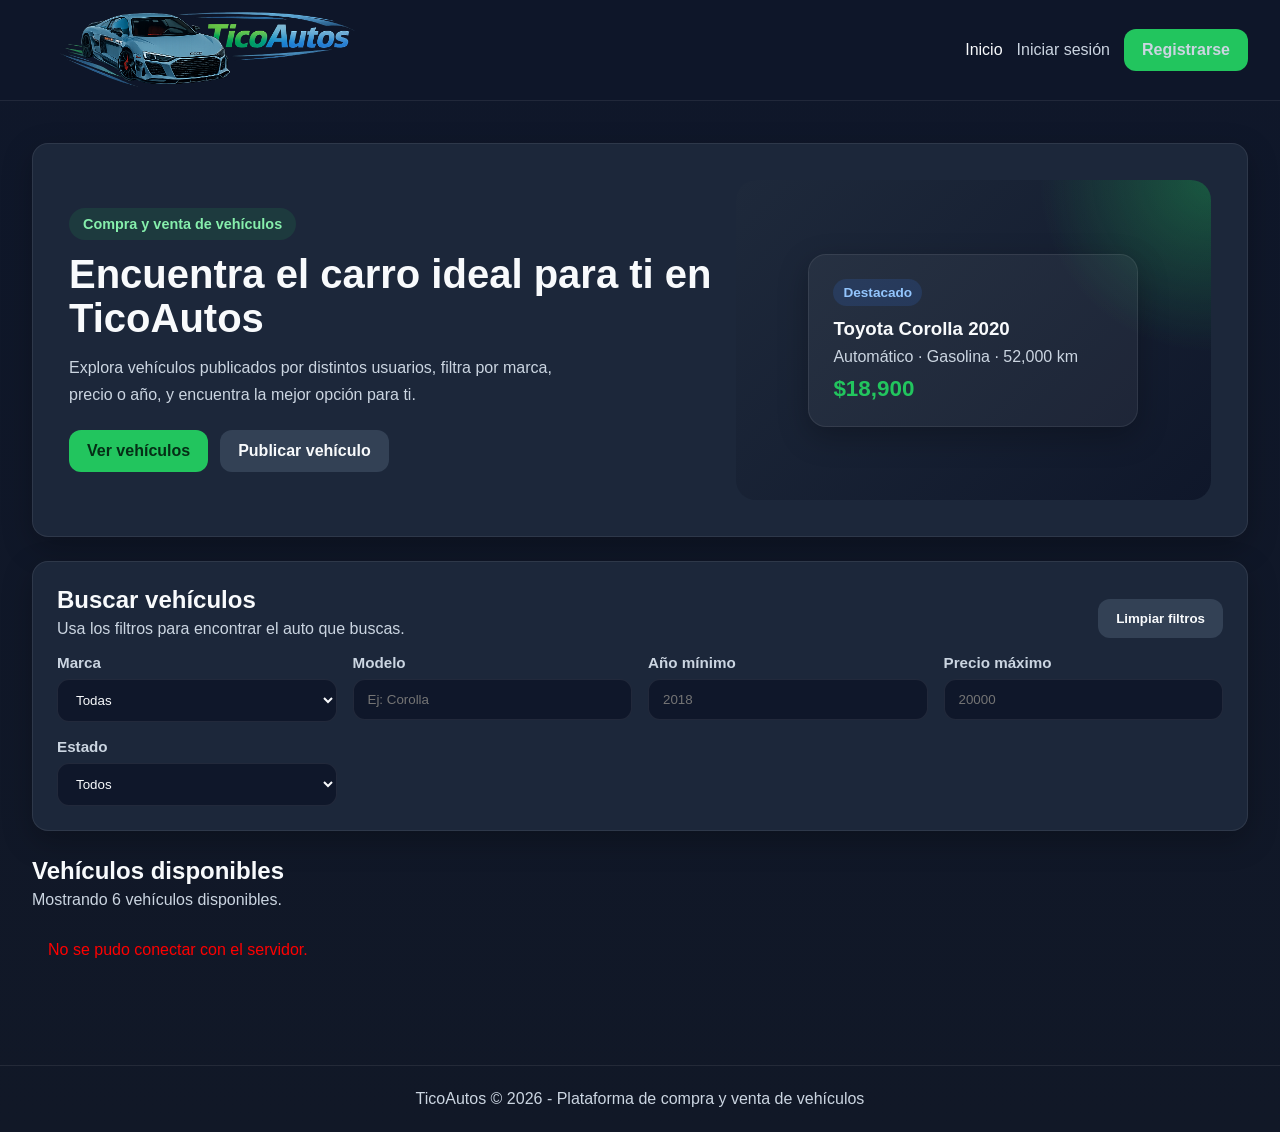
<file: pages/public/home.html>
<!DOCTYPE html>
<html lang="es">

<head>
    <meta charset="UTF-8">
    <meta name="viewport" content="width=device-width, initial-scale=1.0">
    <title>TicoAutos | Inicio</title>

    <link rel="stylesheet" href="../../css/base/global.css">
    <link rel="stylesheet" href="../../css/public/home.css">
</head>

<body>
    <header class="topbar">
        <div class="container navbar">
            <a href="../public/home.html" class="brand">
                <img src="../../img/logo.png" alt="TicoAutos logo" class="logo">
            </a>

            <nav class="nav-links">
                <a href="./home.html" class="active">Inicio</a>
                <a href="../auth/login.html">Iniciar sesión</a>
                <a href="../auth/register.html" class="btn btn-primary">Registrarse</a>
            </nav>
        </div>
    </header>

    <main class="container">
        <section class="hero">
            <div class="hero-content card">
                <div class="hero-text">
                    <span class="hero-badge">Compra y venta de vehículos</span>
                    <h1>Encuentra el carro ideal para ti en TicoAutos</h1>
                    <p>
                        Explora vehículos publicados por distintos usuarios, filtra por marca,
                        precio o año, y encuentra la mejor opción para ti.
                    </p>

                    <div class="hero-actions">
                        <a href="#vehiclesSection" class="btn btn-primary">Ver vehículos</a>
                        <a href="../auth/register.html" class="btn btn-secondary">Publicar vehículo</a>
                    </div>
                </div>

                <div class="hero-visual">
                    <div class="hero-car-card">
                        <span class="mini-tag">Destacado</span>
                        <h3>Toyota Corolla 2020</h3>
                        <p>Automático · Gasolina · 52,000 km</p>
                        <strong>$18,900</strong>
                    </div>
                </div>
            </div>
        </section>

        <section class="filters card">
            <div class="section-head">
                <div>
                    <h2>Buscar vehículos</h2>
                    <p>Usa los filtros para encontrar el auto que buscas.</p>
                </div>
                <button id="clearFiltersBtn" class="btn btn-secondary" type="button">Limpiar filtros</button>
            </div>

            <form id="filterForm" class="filters-grid">
                <div class="input-group">
                    <label for="brand">Marca</label>
                    <select id="brand">
                        <option value="">Todas</option>
                        <option value="Toyota">Toyota</option>
                        <option value="Honda">Honda</option>
                        <option value="Hyundai">Hyundai</option>
                        <option value="Nissan">Nissan</option>
                    </select>
                </div>

                <div class="input-group">
                    <label for="model">Modelo</label>
                    <input type="text" id="model" placeholder="Ej: Corolla">
                </div>

                <div class="input-group">
                    <label for="minYear">Año mínimo</label>
                    <input type="number" id="minYear" placeholder="2018">
                </div>

                <div class="input-group">
                    <label for="maxPrice">Precio máximo</label>
                    <input type="number" id="maxPrice" placeholder="20000">
                </div>

                <div class="input-group">
                    <label for="status">Estado</label>
                    <select id="status">
                        <option value="">Todos</option>
                        <option value="disponible">Disponible</option>
                        <option value="reservado">Reservado</option>
                        <option value="vendido">Vendido</option>
                    </select>
                </div>
            </form>
        </section>

        <section class="vehicles-section" id="vehiclesSection">
            <div class="section-head">
                <div>
                    <h2>Vehículos disponibles</h2>
                    <p id="resultsText">Mostrando 6 vehículos disponibles.</p>
                </div>
            </div>

            <div class="vehicle-grid" id="vehicleGrid">
                <article class="vehicle-card card" data-brand="Toyota" data-model="Corolla" data-year="2020"
                    data-price="18900">
                    <div class="vehicle-image"></div>
                    <div class="vehicle-body">
                        <span class="badge badge-success">Disponible</span>
                        <h3>Toyota Corolla 2020</h3>
                        <p>Automático · Gasolina · 52,000 km</p>
                        <div class="vehicle-footer">
                            <strong>$18,900</strong>
                            <a href="./vehicle.detail.html" class="btn btn-primary">Ver detalle</a>
                        </div>
                    </div>
                </article>

                <article class="vehicle-card card" data-brand="Honda" data-model="Civic" data-year="2021"
                    data-price="22300">
                    <div class="vehicle-image"></div>
                    <div class="vehicle-body">
                        <span class="badge badge-success">Disponible</span>
                        <h3>Honda Civic 2021</h3>
                        <p>Manual · Gasolina · 39,000 km</p>
                        <div class="vehicle-footer">
                            <strong>$22,300</strong>
                            <a href="./vehicle.detail.html" class="btn btn-primary">Ver detalle</a>
                        </div>
                    </div>
                </article>

                <article class="vehicle-card card" data-brand="Hyundai" data-model="Tucson" data-year="2019"
                    data-price="21500">
                    <div class="vehicle-image"></div>
                    <div class="vehicle-body">
                        <span class="badge badge-warning">Reservado</span>
                        <h3>Hyundai Tucson 2019</h3>
                        <p>Automático · Diesel · 73,000 km</p>
                        <div class="vehicle-footer">
                            <strong>$21,500</strong>
                            <a href="./vehicle.detail.html" class="btn btn-primary">Ver detalle</a>
                        </div>
                    </div>
                </article>

                <article class="vehicle-card card" data-brand="Toyota" data-model="Yaris" data-year="2018"
                    data-price="14500">
                    <div class="vehicle-image"></div>
                    <div class="vehicle-body">
                        <span class="badge badge-success">Disponible</span>
                        <h3>Toyota Yaris 2018</h3>
                        <p>Manual · Gasolina · 81,000 km</p>
                        <div class="vehicle-footer">
                            <strong>$14,500</strong>
                            <a href="./vehicle.detail.html" class="btn btn-primary">Ver detalle</a>
                        </div>
                    </div>
                </article>

                <article class="vehicle-card card" data-brand="Nissan" data-model="Sentra" data-year="2020"
                    data-price="17600">
                    <div class="vehicle-image"></div>
                    <div class="vehicle-body">
                        <span class="badge badge-success">Disponible</span>
                        <h3>Nissan Sentra 2020</h3>
                        <p>Automático · Gasolina · 48,000 km</p>
                        <div class="vehicle-footer">
                            <strong>$17,600</strong>
                            <a href="./vehicle.detail.html" class="btn btn-primary">Ver detalle</a>
                        </div>
                    </div>
                </article>

                <article class="vehicle-card card" data-brand="Honda" data-model="CR-V" data-year="2017"
                    data-price="19800">
                    <div class="vehicle-image"></div>
                    <div class="vehicle-body">
                        <span class="badge badge-danger">Vendido</span>
                        <h3>Honda CR-V 2017</h3>
                        <p>Automático · Gasolina · 92,000 km</p>
                        <div class="vehicle-footer">
                            <strong>$19,800</strong>
                            <a href="./vehicle.detail.html" class="btn btn-primary">Ver detalle</a>
                        </div>
                    </div>
                </article>
            </div>

            <div class="empty-state card hidden" id="emptyState">
                <h3>No se encontraron vehículos</h3>
                <p>Prueba cambiando los filtros para ver más resultados.</p>
            </div>
        </section>
    </main>

    <footer class="footer">
        <div class="container">
            <p>TicoAutos © 2026 - Plataforma de compra y venta de vehículos</p>
        </div>
    </footer>

    <script src="../../js/core/config.js"></script>
    <script src="../../js/core/storage.js"></script>
    <script src="../../js/core/http.js"></script>
    <script src="../../js/app/home.js"></script>
</body>

</html>
</file>
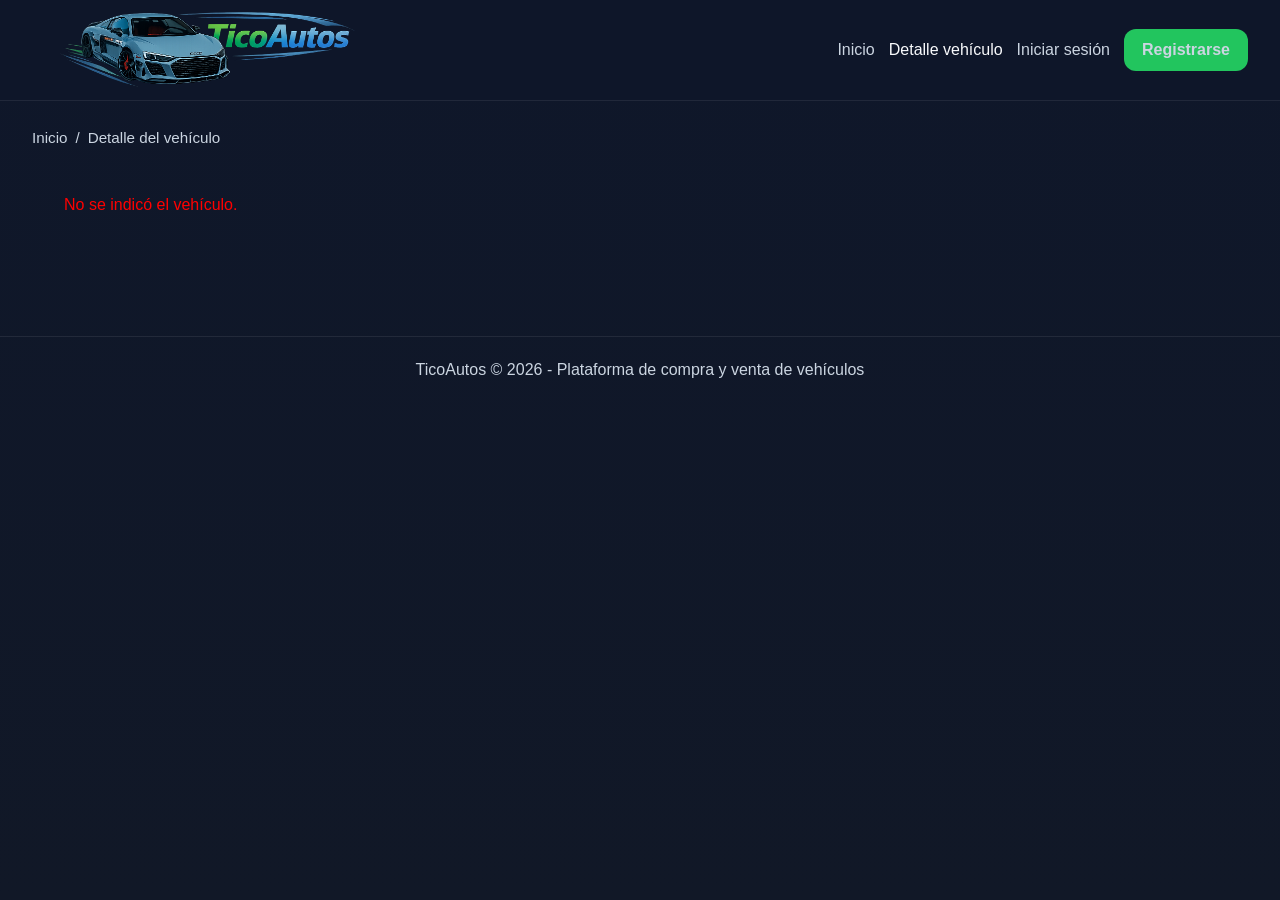
<file: pages/public/vehicle.detail.html>
<!DOCTYPE html>
<html lang="es">

<head>
    <meta charset="UTF-8">
    <meta name="viewport" content="width=device-width, initial-scale=1.0">
    <title>TicoAutos | Detalle del vehículo</title>

    <link rel="stylesheet" href="../../css/base/global.css">
    <link rel="stylesheet" href="../../css/public/vehicle.detail.css">
</head>

<body>
    <header class="topbar">
        <div class="container navbar">
            <a href="../public/home.html" class="brand">
                <img src="../../img/logo.png" alt="TicoAutos logo" class="logo">
            </a>
            
            <nav class="nav-links">
                <a href="./home.html">Inicio</a>
                <a href="./vehicle.detail.html" class="active">Detalle vehículo</a>
                <a href="../auth/login.html">Iniciar sesión</a>
                <a href="../auth/register.html" class="btn btn-primary">Registrarse</a>
            </nav>
        </div>
    </header>

    <main class="container">
        <section class="breadcrumb">
            <a href="./home.html">Inicio</a>
            <span>/</span>
            <span>Detalle del vehículo</span>
        </section>

        <section class="detail-layout">
            <div class="detail-main">
                <div class="gallery card">
                    <div class="gallery-main" id="mainImage">
                        <span class="gallery-label">Imagen principal</span>
                    </div>

                    <div class="gallery-thumbs">
                        <button class="thumb active" type="button" data-image="1">1</button>
                        <button class="thumb" type="button" data-image="2">2</button>
                        <button class="thumb" type="button" data-image="3">3</button>
                        <button class="thumb" type="button" data-image="4">4</button>
                    </div>
                </div>

                <div class="detail-header card">
                    <div class="title-block">
                        <span class="badge badge-success">Disponible</span>
                        <h1 id="vehicleTitle">Toyota Corolla 2020</h1>
                        <p id="vehicleSubtitle">Automático · Gasolina · 52,000 km</p>
                    </div>

                    <div class="price-block">
                        <span>Precio</span>
                        <strong id="vehiclePrice">$18,900</strong>
                    </div>
                </div>

                <div class="description-box card">
                    <h2>Descripción</h2>
                    <p id="vehicleDescription">
                        Vehículo en excelente estado, mantenimiento al día, papeles en regla
                        y listo para traspaso. Ideal para uso diario, económico y cómodo.
                    </p>
                </div>

                <div class="specs-box card">
                    <h2>Ficha técnica</h2>

                    <div class="specs-grid">
                        <div class="spec-item">
                            <span>Marca</span>
                            <strong>Toyota</strong>
                        </div>

                        <div class="spec-item">
                            <span>Modelo</span>
                            <strong>Corolla</strong>
                        </div>

                        <div class="spec-item">
                            <span>Año</span>
                            <strong>2020</strong>
                        </div>

                        <div class="spec-item">
                            <span>Transmisión</span>
                            <strong>Automática</strong>
                        </div>

                        <div class="spec-item">
                            <span>Combustible</span>
                            <strong>Gasolina</strong>
                        </div>

                        <div class="spec-item">
                            <span>Kilometraje</span>
                            <strong>52,000 km</strong>
                        </div>

                        <div class="spec-item">
                            <span>Color</span>
                            <strong>Gris</strong>
                        </div>

                        <div class="spec-item">
                            <span>Estado</span>
                            <strong>Disponible</strong>
                        </div>
                    </div>
                </div>
            </div>

            <aside class="detail-side">
                <div class="owner-card card">
                    <h2>Datos del propietario</h2>

                    <div class="owner-info">
                        <div class="owner-avatar">JG</div>
                        <div>
                            <h3>Juan Gómez</h3>
                            <p>San José, Costa Rica</p>
                        </div>
                    </div>

                    <div class="owner-meta">
                        <p>Publicación activa</p>
                        <p>Respuesta rápida</p>
                    </div>

                    <div class="owner-actions">
                        <a href="../auth/login.html" class="btn btn-primary">Preguntar</a>
                        <button type="button" class="btn btn-secondary" id="shareBtn">Compartir</button>
                    </div>

                    <p class="share-message hidden" id="shareMessage">
                        Enlace copiado correctamente.
                    </p>
                </div>

                <div class="tips-card card">
                    <h2>Consejos</h2>
                    <ul>
                        <li>Verifica el estado general del vehículo.</li>
                        <li>Consulta el historial de mantenimiento.</li>
                        <li>Coordina una revisión antes de comprar.</li>
                    </ul>
                </div>
            </aside>
        </section>
    </main>

    <footer class="footer">
        <div class="container">
            <p>TicoAutos © 2026 - Plataforma de compra y venta de vehículos</p>
        </div>
    </footer>

    <script src="../../js/core/config.js"></script>
    <script src="../../js/core/storage.js"></script>
    <script src="../../js/core/http.js"></script>
    <script src="../../js/app/vehicle.detail.js"></script>
</body>

</html>
</file>
<file: css/base/global.css>
* {
    margin: 0;
    padding: 0;
    box-sizing: border-box;
}

:root {
    --bg: #0f172a;
    --bg-soft: #111827;
    --card: #1e293b;
    --card-2: #334155;
    --primary: #22c55e;
    --primary-hover: #16a34a;
    --text: #f8fafc;
    --text-soft: #cbd5e1;
    --danger: #ef4444;
    --warning: #f59e0b;
    --border: rgba(255, 255, 255, 0.08);
    --shadow: 0 10px 30px rgba(0, 0, 0, 0.25);
    --radius: 16px;
}

body {
    font-family: Arial, Helvetica, sans-serif;
    background: linear-gradient(180deg, #0f172a, #111827);
    color: var(--text);
    min-height: 100vh;
}

a {
    text-decoration: none;
    color: inherit;
}

img {
    max-width: 100%;
    display: block;
}

.container {
    width: min(1400px, 95%);
    margin: 0 auto;
}

.topbar {
    position: sticky;
    top: 0;
    z-index: 1000;
    background: rgba(15, 23, 42, 0.95);
    -webkit-backdrop-filter: blur(8px);
    backdrop-filter: blur(8px);
    border-bottom: 1px solid var(--border);
}

.navbar {
    min-height: 76px;
    display: flex;
    align-items: center;
    justify-content: space-between;
    gap: 20px;
}

.logo {
    width: 250px;
    height: 100px;
    object-fit: cover;
    transform: scale(1.6);
    transform-origin: left center;
}

.brand {
    display: flex;
    align-items: center;
    gap: 10px;

    text-decoration: none;

    font-size: 1.5rem;
    font-weight: 700;

    color: var(--primary);
}

.nav-links {
    display: flex;
    align-items: center;
    gap: 14px;
    flex-wrap: wrap;
}

.nav-links a {
    color: var(--text-soft);
    transition: 0.2s;
}

.nav-links a:hover,
.nav-links a.active {
    color: var(--text);
}

.btn {
    display: inline-block;
    border: none;
    cursor: pointer;
    padding: 12px 18px;
    border-radius: 12px;
    font-weight: 700;
    transition: 0.2s;
}

.btn-primary {
    background: var(--primary);
    color: #052e16;
}

.btn-primary:hover {
    background: var(--primary-hover);
}

.btn-secondary {
    background: var(--card-2);
    color: var(--text);
}

.card {
    background: rgba(30, 41, 59, 0.95);
    border: 1px solid var(--border);
    border-radius: var(--radius);
    box-shadow: var(--shadow);
}

.input-group {
    display: flex;
    flex-direction: column;
    gap: 8px;
}

.input-group label {
    font-size: 0.95rem;
    color: var(--text-soft);
    font-weight: 600;
}

.input-group input,
.input-group select,
.input-group textarea {
    width: 100%;
    padding: 12px 14px;
    border-radius: 12px;
    border: 1px solid var(--border);
    background: #0f172a;
    color: var(--text);
    outline: none;
}

.footer {
    margin-top: 60px;
    padding: 24px 0;
    border-top: 1px solid var(--border);
    color: var(--text-soft);
    text-align: center;
}

.badge {
    display: inline-block;
    padding: 8px 12px;
    border-radius: 999px;
    font-size: 0.85rem;
    font-weight: 700;
}

.badge-success {
    background: rgba(34, 197, 94, 0.18);
    color: #86efac;
}

.badge-warning {
    background: rgba(245, 158, 11, 0.18);
    color: #fcd34d;
}

.badge-danger {
    background: rgba(239, 68, 68, 0.18);
    color: #fca5a5;
}

@media (max-width: 900px) {
    .navbar {
        flex-direction: column;
        justify-content: center;
        padding: 14px 0;
    }

    .nav-links {
        justify-content: center;
    }
}
</file>
<file: css/auth/auth.css>
.auth-page {
    min-height: calc(100vh - 140px);
    display: flex;
    align-items: center;
    justify-content: center;
    padding: 40px 0;
}

.auth-wrapper {
    width: 100%;
    max-width: 1400px;
    display: grid;
    grid-template-columns: 1.1fr 1fr;
    gap: 32px;
    align-items: stretch;
}

.auth-left,
.auth-right {
    padding: 48px;
}

.auth-left {
    display: flex;
    flex-direction: column;
    justify-content: center;
    background:
        radial-gradient(circle at top right, rgba(34, 197, 94, 0.18), transparent 25%),
        rgba(30, 41, 59, 0.95);
}

.auth-tag {
    display: inline-block;
    width: fit-content;
    padding: 8px 14px;
    border-radius: 999px;
    background: rgba(34, 197, 94, 0.12);
    color: #86efac;
    font-size: 0.9rem;
    font-weight: 700;
    margin-bottom: 16px;
}

.auth-left h1 {
    font-size: 2.2rem;
    margin-bottom: 14px;
}

.auth-left p {
    color: var(--text-soft);
    line-height: 1.7;
    margin-bottom: 20px;
}

.auth-benefits {
    display: grid;
    gap: 12px;
    padding-left: 18px;
    color: var(--text-soft);
}

.auth-form-header {
    margin-bottom: 22px;
}

.auth-form-header h2 {
    margin-bottom: 8px;
}

.auth-form-header p {
    color: var(--text-soft);
}

.auth-form {
    display: grid;
    gap: 18px;
}

.password-box {
    display: grid;
    grid-template-columns: 1fr auto;
    gap: 10px;
}

.toggle-password {
    border: 1px solid var(--border);
    background: var(--card-2);
    color: var(--text);
    padding: 0 16px;
    border-radius: 12px;
    cursor: pointer;
    font-weight: 700;
}

.auth-options {
    display: flex;
    justify-content: space-between;
    align-items: center;
    gap: 14px;
    flex-wrap: wrap;
}

.remember-box {
    display: flex;
    align-items: center;
    gap: 8px;
    color: var(--text-soft);
    font-size: 0.95rem;
}

.auth-link {
    color: var(--primary);
    font-weight: 700;
}

.auth-submit {
    width: 100%;
}

.auth-footer {
    margin-top: 20px;
    text-align: center;
    color: var(--text-soft);
}

.auth-footer a {
    color: var(--primary);
    font-weight: 700;
}

.field-error {
    min-height: 16px;
    color: #fca5a5;
    font-size: 0.85rem;
}

.form-message {
    padding: 14px;
    border-radius: 12px;
    font-weight: 600;
    text-align: center;
}

.form-message.success {
    background: rgba(34, 197, 94, 0.12);
    color: #86efac;
    border: 1px solid rgba(34, 197, 94, 0.2);
}

.form-message.error {
    background: rgba(239, 68, 68, 0.12);
    color: #fca5a5;
    border: 1px solid rgba(239, 68, 68, 0.2);
}

.hidden {
    display: none;
}

@media (max-width: 900px) {
    .auth-wrapper {
        grid-template-columns: 1fr;
    }

    .auth-left h1 {
        font-size: 1.8rem;
    }
}
</file>
<file: css/dashboard/dashboard.css>
.dashboard-page {
    padding: 36px 0 20px;
}

.dashboard-hero {
    padding: 30px;
    display: flex;
    justify-content: space-between;
    align-items: center;
    gap: 20px;
    flex-wrap: wrap;
    margin-bottom: 24px;
    background:
        radial-gradient(circle at top right, rgba(34, 197, 94, 0.18), transparent 25%),
        rgba(30, 41, 59, 0.95);
}

.hero-tag {
    display: inline-block;
    padding: 8px 14px;
    border-radius: 999px;
    background: rgba(34, 197, 94, 0.12);
    color: #86efac;
    font-size: 0.9rem;
    font-weight: 700;
    margin-bottom: 14px;
}

.dashboard-hero h1 {
    font-size: 2.2rem;
    margin-bottom: 10px;
}

.dashboard-hero p {
    color: var(--text-soft);
    line-height: 1.7;
    max-width: 62ch;
}

.hero-actions {
    display: flex;
    gap: 12px;
    flex-wrap: wrap;
}

.stats-grid {
    display: grid;
    grid-template-columns: repeat(4, 1fr);
    gap: 18px;
    margin-bottom: 24px;
}

.stat-card {
    padding: 22px;
}

.stat-card span {
    display: block;
    color: var(--text-soft);
    margin-bottom: 10px;
    font-size: 0.95rem;
}

.stat-card strong {
    display: block;
    font-size: 2rem;
    color: var(--primary);
    margin-bottom: 8px;
}

.stat-card p {
    color: var(--text-soft);
    line-height: 1.5;
    font-size: 0.95rem;
}

.dashboard-content {
    display: grid;
    grid-template-columns: 1fr 0.9fr;
    gap: 24px;
}

.dashboard-column {
    display: grid;
    gap: 24px;
}

.panel-card {
    padding: 24px;
}

.panel-head {
    margin-bottom: 18px;
}

.quick-links {
    display: grid;
    gap: 14px;
}

.quick-link {
    display: block;
    padding: 18px;
    border-radius: 16px;
    border: 1px solid var(--border);
    background: rgba(255,255,255,0.03);
    transition: 0.2s;
}

.quick-link:hover {
    border-color: rgba(34, 197, 94, 0.35);
    transform: translateY(-2px);
}

.quick-link h3 {
    margin-bottom: 8px;
}

.quick-link p {
    color: var(--text-soft);
    line-height: 1.6;
}

.activity-list {
    display: grid;
    gap: 14px;
}

.activity-list li {
    padding: 16px;
    border-radius: 14px;
    border: 1px solid var(--border);
    background: rgba(255,255,255,0.03);
}

.activity-list p {
    color: var(--text-soft);
    margin-top: 6px;
    line-height: 1.6;
}

.summary-box,
.profile-status {
    display: grid;
    gap: 14px;
}

.summary-item,
.status-row {
    display: flex;
    justify-content: space-between;
    align-items: center;
    gap: 14px;
    padding: 16px;
    border-radius: 14px;
    border: 1px solid var(--border);
    background: rgba(255,255,255,0.03);
}

.summary-item span {
    color: var(--text-soft);
}

@media (max-width: 980px) {
    .stats-grid,
    .dashboard-content {
        grid-template-columns: 1fr;
    }

    .dashboard-hero h1 {
        font-size: 1.9rem;
    }
}
</file>
<file: css/dashboard/inbox.css>
.inbox-page,
.conversation-page {
    padding: 2rem 0 3rem;
}

.inbox-hero {
    padding: 2rem;
    margin-bottom: 1.25rem;
}

.inbox-toolbar {
    padding: 1.25rem 1.5rem;
    margin-bottom: 0;
}

.inbox-hero,
.inbox-toolbar,
.inbox-item,
.conversation-side,
.conversation-main,
.empty-state {
    border-radius: 20px;
}

.page-tag {
    display: inline-block;
    margin-bottom: 0.75rem;
    font-size: 0.85rem;
    font-weight: 700;
    color: #0f766e;
    background: rgba(20, 184, 166, 0.15);
    padding: 0.35rem 0.75rem;
    border-radius: 999px;
}

.toolbar-grid {
    display: grid;
    grid-template-columns: 2fr 1fr;
    gap: 1rem;
}

/* ── Lista de conversaciones ── */
.inbox-list {
    margin-top: 1.25rem;
    display: grid;
    gap: 0.85rem;
}

.inbox-item {
    padding: 1.25rem 1.5rem;
    transition: border-color 0.2s;
}

.inbox-item:hover {
    border-color: rgba(34, 197, 94, 0.3);
}

.inbox-item-top {
    display: flex;
    justify-content: space-between;
    gap: 1rem;
    align-items: center;
    margin-bottom: 0.85rem;
}

.inbox-item-top h3 {
    margin: 0.4rem 0 0.2rem;
    font-size: 1rem;
}

.inbox-item-top p {
    margin: 0;
    color: var(--text-soft);
    font-size: 0.875rem;
}

.inbox-item-body {
    border-top: 1px solid rgba(255, 255, 255, 0.07);
    padding-top: 0.85rem;
    display: grid;
    gap: 0.3rem;
}

.inbox-item-body p {
    margin: 0;
    color: var(--text-soft);
    font-size: 0.875rem;
}

.inbox-item-body strong {
    color: var(--text);
}

/* ── Empty state ── */
.empty-state {
    margin-top: 1.25rem;
    text-align: center;
    padding: 2.5rem 2rem;
}

.empty-state h3 {
    margin-bottom: 0.5rem;
}

.empty-state p {
    color: var(--text-soft);
}

/* ── Conversación ── */
.breadcrumb {
    display: flex;
    align-items: center;
    gap: 8px;
    padding: 1.5rem 0 1rem;
    color: var(--text-soft);
    font-size: 0.9rem;
}

.conversation-layout {
    display: grid;
    grid-template-columns: 300px 1fr;
    gap: 1.25rem;
    align-items: start;
}

.conversation-side {
    padding: 1.5rem;
    position: sticky;
    top: 1rem;
}

.conversation-side h1 {
    font-size: 1.3rem;
    margin: 0.5rem 0 0.25rem;
}

.conversation-side>p {
    color: var(--text-soft);
    font-size: 0.875rem;
    margin-bottom: 0;
}

.conversation-main {
    padding: 1.5rem;
}

.conversation-main .panel-head {
    margin-bottom: 0.5rem;
}

.conversation-meta {
    margin: 1.25rem 0;
    display: grid;
    gap: 0;
}

.meta-row {
    display: flex;
    justify-content: space-between;
    align-items: center;
    gap: 1rem;
    border-bottom: 1px solid rgba(255, 255, 255, 0.07);
    padding: 0.65rem 0;
    font-size: 0.875rem;
}

.meta-row span {
    color: var(--text-soft);
}

.meta-row strong {
    text-align: right;
    font-size: 0.875rem;
}

/* ── Mensajes ── */
.messages-box {
    display: flex;
    flex-direction: column;
    gap: 0.75rem;
    margin-top: 1rem;
    margin-bottom: 1.5rem;
    min-height: 80px;
}

.message-card {
    padding: 0.85rem 1rem;
    border-radius: 14px;
    max-width: 85%;
}

.message-question {
    background: rgba(59, 130, 246, 0.12);
    border: 1px solid rgba(59, 130, 246, 0.25);
    align-self: flex-start;
}

.message-answer {
    background: rgba(34, 197, 94, 0.1);
    border: 1px solid rgba(34, 197, 94, 0.25);
    align-self: flex-end;
}

.message-system {
    background: rgba(255, 255, 255, 0.04);
    border: 1px solid rgba(255, 255, 255, 0.1);
    align-self: center;
    max-width: 100%;
    text-align: center;
}

.message-role {
    display: block;
    margin-bottom: 0.35rem;
    font-size: 0.8rem;
    font-weight: 700;
    color: var(--text-soft);
    text-transform: uppercase;
    letter-spacing: 0.04em;
}

.message-card p {
    margin: 0 0 0.35rem;
    line-height: 1.5;
}

.message-card small {
    font-size: 0.75rem;
    color: var(--text-soft);
}

/* ── Formulario respuesta ── */
.answer-form {
    display: grid;
    gap: 0.75rem;
    border-top: 1px solid rgba(255, 255, 255, 0.07);
    padding-top: 1.25rem;
    margin-top: 0.5rem;
}

.answer-form label {
    font-weight: 600;
    font-size: 0.95rem;
}

.answer-form textarea {
    width: 100%;
    min-height: 120px;
    border: 1px solid rgba(255, 255, 255, 0.12);
    border-radius: 14px;
    padding: 0.9rem 1rem;
    resize: vertical;
    font: inherit;
    background: rgba(255, 255, 255, 0.04);
    color: var(--text);
    transition: border-color 0.2s;
}

.answer-form textarea:focus {
    outline: none;
    border-color: rgba(34, 197, 94, 0.4);
}

.answer-actions {
    display: flex;
    justify-content: flex-end;
}

.full-btn {
    width: 100%;
    text-align: center;
    display: block;
}

.form-message {
    margin-top: 0.75rem;
    padding: 0.75rem 1rem;
    border-radius: 12px;
    font-weight: 600;
    font-size: 0.9rem;
}

.form-message.success {
    background: rgba(34, 197, 94, 0.12);
    color: #86efac;
    border: 1px solid rgba(34, 197, 94, 0.25);
}

.form-message.error {
    background: rgba(239, 68, 68, 0.12);
    color: #fca5a5;
    border: 1px solid rgba(239, 68, 68, 0.25);
}

.hidden {
    display: none !important;
}

@media (max-width: 900px) {
    .conversation-layout {
        grid-template-columns: 1fr;
    }

    .conversation-side {
        position: static;
    }

    .toolbar-grid {
        grid-template-columns: 1fr;
    }

    .inbox-item-top {
        flex-direction: column;
        align-items: flex-start;
    }

    .message-card {
        max-width: 95%;
    }
}
</file>
<file: css/dashboard/vehicle.form.css>
.vehicle-form-page {
    padding: 36px 0 20px;
}

.form-top {
    padding: 28px;
    margin-bottom: 22px;
    background:
        radial-gradient(circle at top right, rgba(34, 197, 94, 0.18), transparent 25%),
        rgba(30, 41, 59, 0.95);
}

.page-tag {
    display: inline-block;
    padding: 8px 14px;
    border-radius: 999px;
    background: rgba(34, 197, 94, 0.12);
    color: #86efac;
    font-size: 0.9rem;
    font-weight: 700;
    margin-bottom: 14px;
}

.form-top h1 {
    font-size: 2rem;
    margin-bottom: 10px;
}

.form-top p {
    color: var(--text-soft);
    line-height: 1.7;
    max-width: 62ch;
}

.form-card {
    padding: 28px;
}

.vehicle-form {
    display: grid;
    gap: 24px;
}

.form-grid {
    display: grid;
    grid-template-columns: repeat(2, 1fr);
    gap: 18px;
}

.full {
    grid-column: 1 / -1;
}

.field-error {
    min-height: 16px;
    color: #fca5a5;
    font-size: 0.85rem;
}

.upload-note {
    margin-top: 8px;
    color: var(--text-soft);
    font-size: 0.9rem;
}

.preview-box {
    padding: 22px;
}

.preview-box h2 {
    margin-bottom: 16px;
}

.preview-content {
    display: grid;
    grid-template-columns: 220px 1fr;
    gap: 18px;
    align-items: center;
}

.preview-image {
    height: 150px;
    border-radius: 16px;
    overflow: hidden;
    background: #1e293b;
}

.preview-image img {
    width: 100%;
    height: 100%;
    object-fit: cover;
    display: block;
}

.preview-info h3 {
    margin-bottom: 8px;
}

.preview-info p {
    color: var(--text-soft);
    margin-bottom: 10px;
}

.preview-info strong {
    display: block;
    color: var(--primary);
    font-size: 1.3rem;
    margin-bottom: 10px;
}

.form-actions {
    display: flex;
    gap: 12px;
    flex-wrap: wrap;
}

.form-message {
    padding: 14px;
    border-radius: 12px;
    font-weight: 600;
    text-align: center;
}

.form-message.success {
    background: rgba(34, 197, 94, 0.12);
    color: #86efac;
    border: 1px solid rgba(34, 197, 94, 0.2);
}

.form-message.error {
    background: rgba(239, 68, 68, 0.12);
    color: #fca5a5;
    border: 1px solid rgba(239, 68, 68, 0.2);
}

.hidden {
    display: none;
}

@media (max-width: 900px) {

    .form-grid,
    .preview-content {
        grid-template-columns: 1fr;
    }
}
</file>
<file: css/dashboard/vehicle.my.css>
.vehicle-my-page {
    padding: 36px 0 20px;
}

.page-top {
    padding: 28px;
    display: flex;
    justify-content: space-between;
    align-items: flex-start;
    gap: 20px;
    flex-wrap: wrap;
    margin-bottom: 22px;
    background:
        radial-gradient(circle at top right, rgba(34, 197, 94, 0.18), transparent 25%),
        rgba(30, 41, 59, 0.95);
}

.page-tag {
    display: inline-block;
    padding: 8px 14px;
    border-radius: 999px;
    background: rgba(34, 197, 94, 0.12);
    color: #86efac;
    font-size: 0.9rem;
    font-weight: 700;
    margin-bottom: 14px;
}

.page-top h1 {
    font-size: 2rem;
    margin-bottom: 10px;
}

.page-top p {
    color: var(--text-soft);
    line-height: 1.7;
    max-width: 60ch;
}

.toolbar {
    padding: 22px;
    display: flex;
    justify-content: space-between;
    align-items: end;
    gap: 20px;
    flex-wrap: wrap;
    margin-bottom: 22px;
}

.toolbar-left {
    display: grid;
    grid-template-columns: 1.4fr 0.8fr;
    gap: 16px;
    flex: 1;
    min-width: 280px;
}

.toolbar-right p {
    color: var(--text-soft);
    font-weight: 600;
}

.vehicle-list {
    display: grid;
    gap: 18px;
}

.vehicle-item {
    padding: 20px;
    display: grid;
    grid-template-columns: 180px 1fr auto;
    gap: 18px;
    align-items: center;
}

.vehicle-thumb {
    height: 130px;
    border-radius: 16px;
    background:
        radial-gradient(circle at top right, rgba(34, 197, 94, 0.15), transparent 25%),
        linear-gradient(135deg, #475569, #1e293b);
}

.vehicle-title-row {
    display: flex;
    justify-content: space-between;
    align-items: center;
    gap: 14px;
    flex-wrap: wrap;
    margin-bottom: 10px;
}

.vehicle-meta {
    color: var(--text-soft);
    margin-bottom: 8px;
}

.vehicle-price {
    color: var(--primary);
    font-size: 1.2rem;
    font-weight: 700;
    margin-bottom: 10px;
}

.vehicle-description {
    color: var(--text-soft);
    line-height: 1.6;
}

.vehicle-actions {
    display: flex;
    flex-direction: column;
    gap: 10px;
    min-width: 160px;
}

.empty-state {
    padding: 28px;
    text-align: center;
    margin-top: 20px;
}

.empty-state p {
    color: var(--text-soft);
    margin-top: 8px;
}

.hidden {
    display: none;
}

@media (max-width: 980px) {

    .toolbar-left,
    .vehicle-item {
        grid-template-columns: 1fr;
    }

    .vehicle-actions {
        flex-direction: row;
        flex-wrap: wrap;
        min-width: 100%;
    }
}
</file>
<file: css/public/home.css>
.hero {
    padding: 42px 0 24px;
}

.hero-content {
    display: grid;
    grid-template-columns: 1.15fr 0.85fr;
    gap: 24px;
    align-items: center;
    padding: 36px;
    overflow: hidden;
}

.hero-text h1 {
    font-size: 2.5rem;
    line-height: 1.1;
    margin: 12px 0 14px;
}

.hero-text p {
    color: var(--text-soft);
    line-height: 1.7;
    max-width: 58ch;
}

.hero-badge {
    display: inline-block;
    padding: 8px 14px;
    border-radius: 999px;
    background: rgba(34, 197, 94, 0.12);
    color: #86efac;
    font-size: 0.9rem;
    font-weight: 700;
}

.hero-actions {
    display: flex;
    gap: 12px;
    flex-wrap: wrap;
    margin-top: 22px;
}

.hero-visual {
    min-height: 320px;
    border-radius: 20px;
    background:
        radial-gradient(circle at top right, rgba(34, 197, 94, 0.35), transparent 30%),
        linear-gradient(135deg, #1e293b, #0f172a);
    display: flex;
    align-items: center;
    justify-content: center;
    padding: 24px;
}

.hero-car-card {
    width: min(100%, 330px);
    padding: 24px;
    border-radius: 18px;
    background: rgba(255, 255, 255, 0.05);
    border: 1px solid var(--border);
    box-shadow: var(--shadow);
}

.hero-car-card h3 {
    margin: 12px 0 8px;
}

.hero-car-card p {
    color: var(--text-soft);
    margin-bottom: 10px;
}

.hero-car-card strong {
    color: var(--primary);
    font-size: 1.4rem;
}

.mini-tag {
    display: inline-block;
    padding: 6px 10px;
    border-radius: 999px;
    background: rgba(59, 130, 246, 0.15);
    color: #93c5fd;
    font-size: 0.85rem;
    font-weight: 700;
}

.filters {
    padding: 24px;
    margin-bottom: 26px;
}

.section-head {
    display: flex;
    justify-content: space-between;
    align-items: flex-end;
    gap: 16px;
    flex-wrap: wrap;
    margin-bottom: 16px;
}

.section-head p {
    color: var(--text-soft);
    margin-top: 6px;
}

.filters-grid {
    display: grid;
    grid-template-columns: repeat(4, 1fr);
    gap: 16px;
}

.vehicles-section {
    padding-bottom: 30px;
}

.vehicle-grid {
    display: grid;
    grid-template-columns: repeat(3, 1fr);
    gap: 20px;
}

.vehicle-card {
    overflow: hidden;
    transition: transform 0.2s ease, border-color 0.2s ease;
}

.vehicle-card:hover {
    transform: translateY(-4px);
    border-color: rgba(34, 197, 94, 0.35);
}

.vehicle-image {
    height: 220px;
    background:
        linear-gradient(rgba(15, 23, 42, 0.15), rgba(15, 23, 42, 0.4)),
        linear-gradient(135deg, #475569, #1e293b);
}

.vehicle-body {
    padding: 18px;
}

.vehicle-body h3 {
    margin: 12px 0 8px;
}

.vehicle-body p {
    color: var(--text-soft);
    margin-bottom: 16px;
}

.vehicle-footer {
    display: flex;
    justify-content: space-between;
    align-items: center;
    gap: 12px;
    flex-wrap: wrap;
}

.vehicle-footer strong {
    color: var(--primary);
    font-size: 1.15rem;
}

.empty-state {
    padding: 28px;
    text-align: center;
}

.empty-state p {
    color: var(--text-soft);
    margin-top: 8px;
}

.hidden {
    display: none;
}

@media (max-width: 980px) {

    .hero-content,
    .filters-grid,
    .vehicle-grid {
        grid-template-columns: 1fr;
    }

    .hero-text h1 {
        font-size: 2rem;
    }

    .hero-visual {
        min-height: 220px;
    }
}
</file>
<file: css/public/vehicle.detail.css>
.breadcrumb {
    display: flex;
    align-items: center;
    gap: 8px;
    padding: 28px 0 18px;
    color: var(--text-soft);
    font-size: 0.95rem;
}

.breadcrumb a:hover {
    color: var(--text);
}

.detail-layout {
    display: grid;
    grid-template-columns: 1.25fr 0.75fr;
    gap: 24px;
    padding-bottom: 30px;
}

.detail-main,
.detail-side {
    display: grid;
    gap: 20px;
}

.gallery {
    padding: 20px;
}

.gallery-main {
    height: 430px;
    border-radius: 18px;
    background:
        radial-gradient(circle at top right, rgba(34, 197, 94, 0.22), transparent 25%),
        linear-gradient(135deg, #475569, #1e293b);
    display: flex;
    align-items: center;
    justify-content: center;
    color: var(--text-soft);
    font-weight: 700;
    margin-bottom: 16px;
    transition: 0.25s ease;
}

.gallery-main.image-1 {
    background:
        radial-gradient(circle at top right, rgba(34, 197, 94, 0.22), transparent 25%),
        linear-gradient(135deg, #475569, #1e293b);
}

.gallery-main.image-2 {
    background:
        radial-gradient(circle at top left, rgba(59, 130, 246, 0.22), transparent 25%),
        linear-gradient(135deg, #334155, #0f172a);
}

.gallery-main.image-3 {
    background:
        radial-gradient(circle at bottom right, rgba(245, 158, 11, 0.2), transparent 25%),
        linear-gradient(135deg, #1e293b, #0f172a);
}

.gallery-main.image-4 {
    background:
        radial-gradient(circle at center, rgba(168, 85, 247, 0.22), transparent 28%),
        linear-gradient(135deg, #3f3f46, #111827);
}

.gallery-thumbs {
    display: grid;
    grid-template-columns: repeat(4, 1fr);
    gap: 12px;
}

.thumb {
    border: 1px solid var(--border);
    background: #0f172a;
    color: var(--text-soft);
    padding: 14px;
    border-radius: 14px;
    cursor: pointer;
    font-weight: 700;
    transition: 0.2s;
}

.thumb:hover,
.thumb.active {
    border-color: rgba(34, 197, 94, 0.45);
    color: var(--text);
    background: rgba(34, 197, 94, 0.08);
}

.detail-header {
    padding: 24px;
    display: flex;
    justify-content: space-between;
    align-items: flex-start;
    gap: 20px;
    flex-wrap: wrap;
}

.title-block h1 {
    margin: 12px 0 8px;
    font-size: 2rem;
}

.title-block p {
    color: var(--text-soft);
}

.price-block {
    min-width: 160px;
    display: flex;
    flex-direction: column;
    gap: 8px;
    text-align: right;
}

.price-block span {
    color: var(--text-soft);
    font-size: 0.95rem;
}

.price-block strong {
    color: var(--primary);
    font-size: 2rem;
}

.description-box,
.specs-box,
.owner-card,
.tips-card {
    padding: 24px;
}

.description-box p {
    margin-top: 14px;
    color: var(--text-soft);
    line-height: 1.7;
}

.specs-grid {
    margin-top: 16px;
    display: grid;
    grid-template-columns: repeat(2, 1fr);
    gap: 14px;
}

.spec-item {
    padding: 14px;
    border-radius: 14px;
    border: 1px solid var(--border);
    background: rgba(255, 255, 255, 0.03);
}

.spec-item span {
    display: block;
    color: var(--text-soft);
    margin-bottom: 6px;
    font-size: 0.9rem;
}

.owner-info {
    display: flex;
    align-items: center;
    gap: 14px;
    margin: 16px 0;
}

.owner-avatar {
    width: 54px;
    height: 54px;
    border-radius: 50%;
    background: linear-gradient(135deg, #22c55e, #14532d);
    color: #052e16;
    font-weight: 800;
    display: flex;
    align-items: center;
    justify-content: center;
}

.owner-info p,
.owner-meta p,
.tips-card li {
    color: var(--text-soft);
}

.owner-meta {
    display: grid;
    gap: 8px;
    margin-bottom: 18px;
}

.owner-actions {
    display: flex;
    gap: 12px;
    flex-wrap: wrap;
}

.share-message {
    margin-top: 14px;
    color: #86efac;
    font-size: 0.95rem;
}

.tips-card ul {
    margin-top: 14px;
    display: grid;
    gap: 10px;
    padding-left: 18px;
}

.hidden {
    display: none;
}

@media (max-width: 980px) {

    .detail-layout,
    .specs-grid,
    .gallery-thumbs {
        grid-template-columns: 1fr;
    }

    .gallery-main {
        height: 260px;
    }

    .price-block {
        text-align: left;
    }

    .title-block h1 {
        font-size: 1.7rem;
    }
}
</file>
